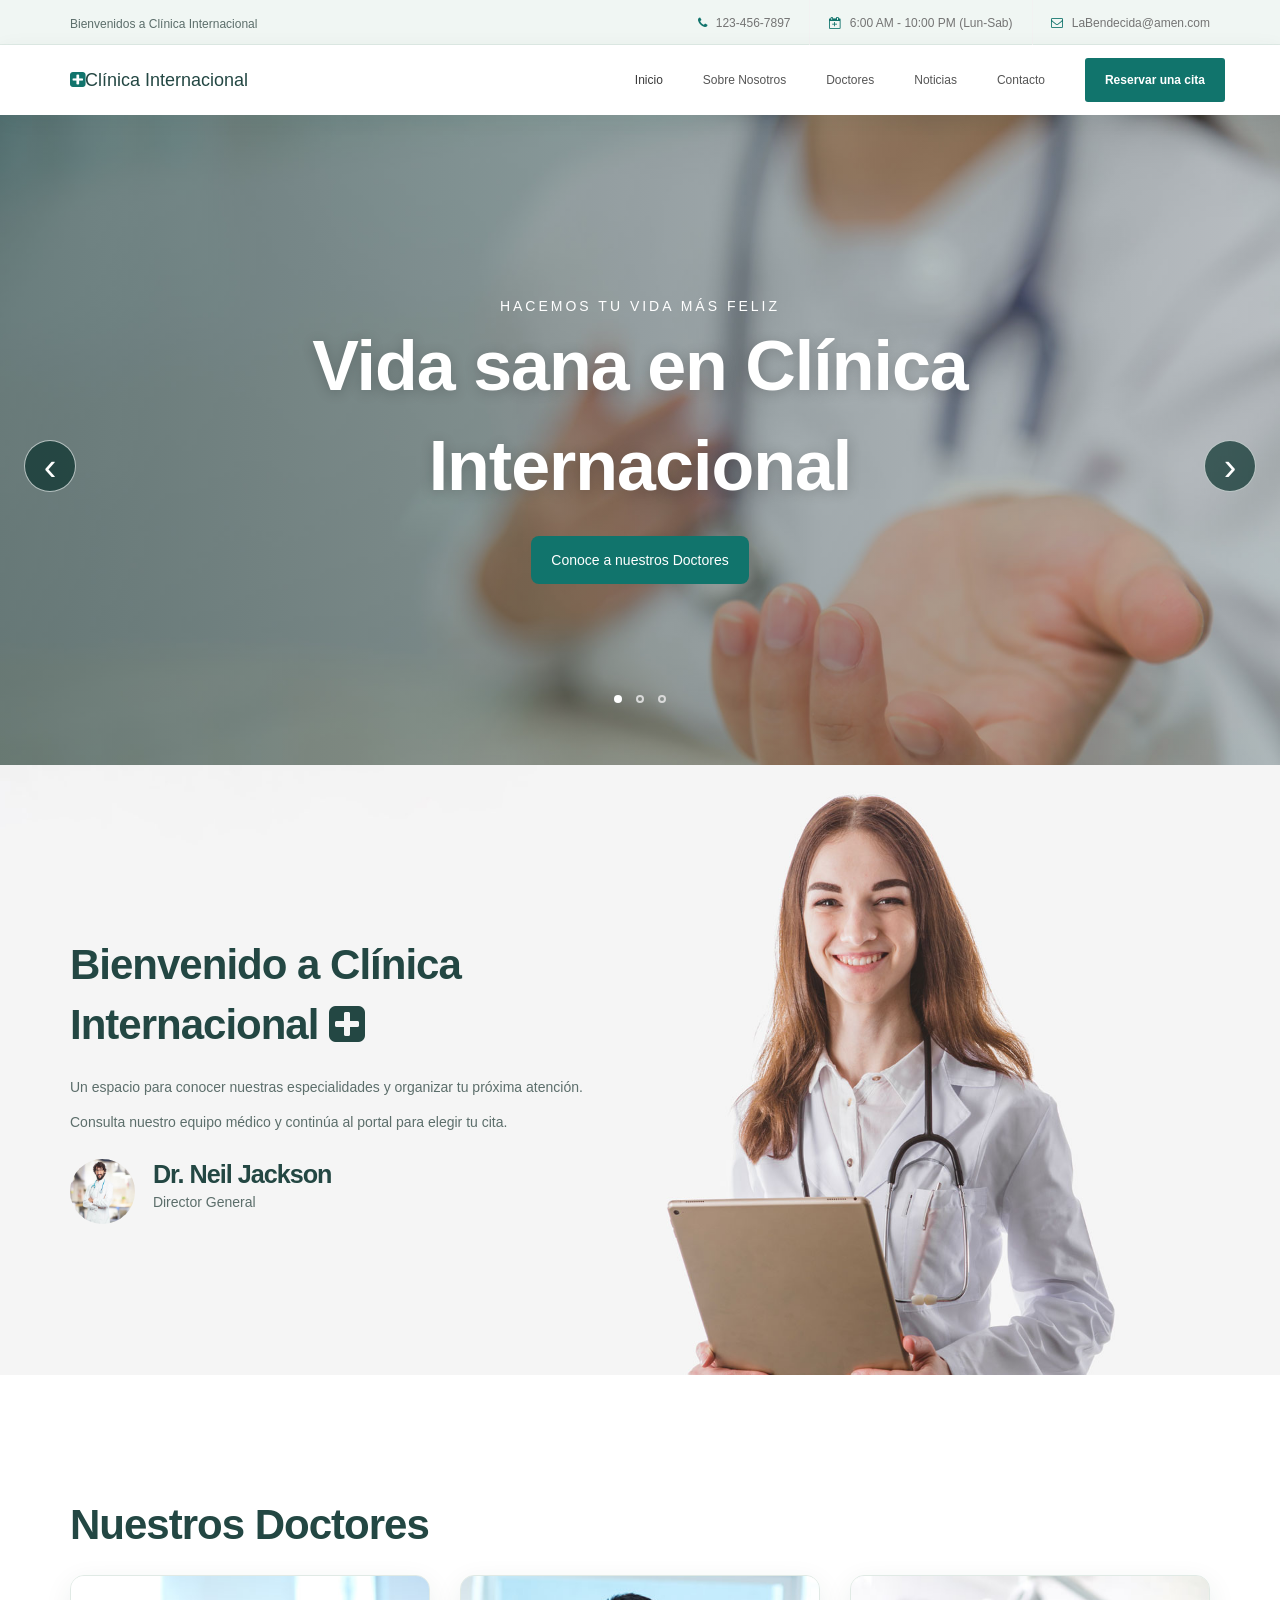
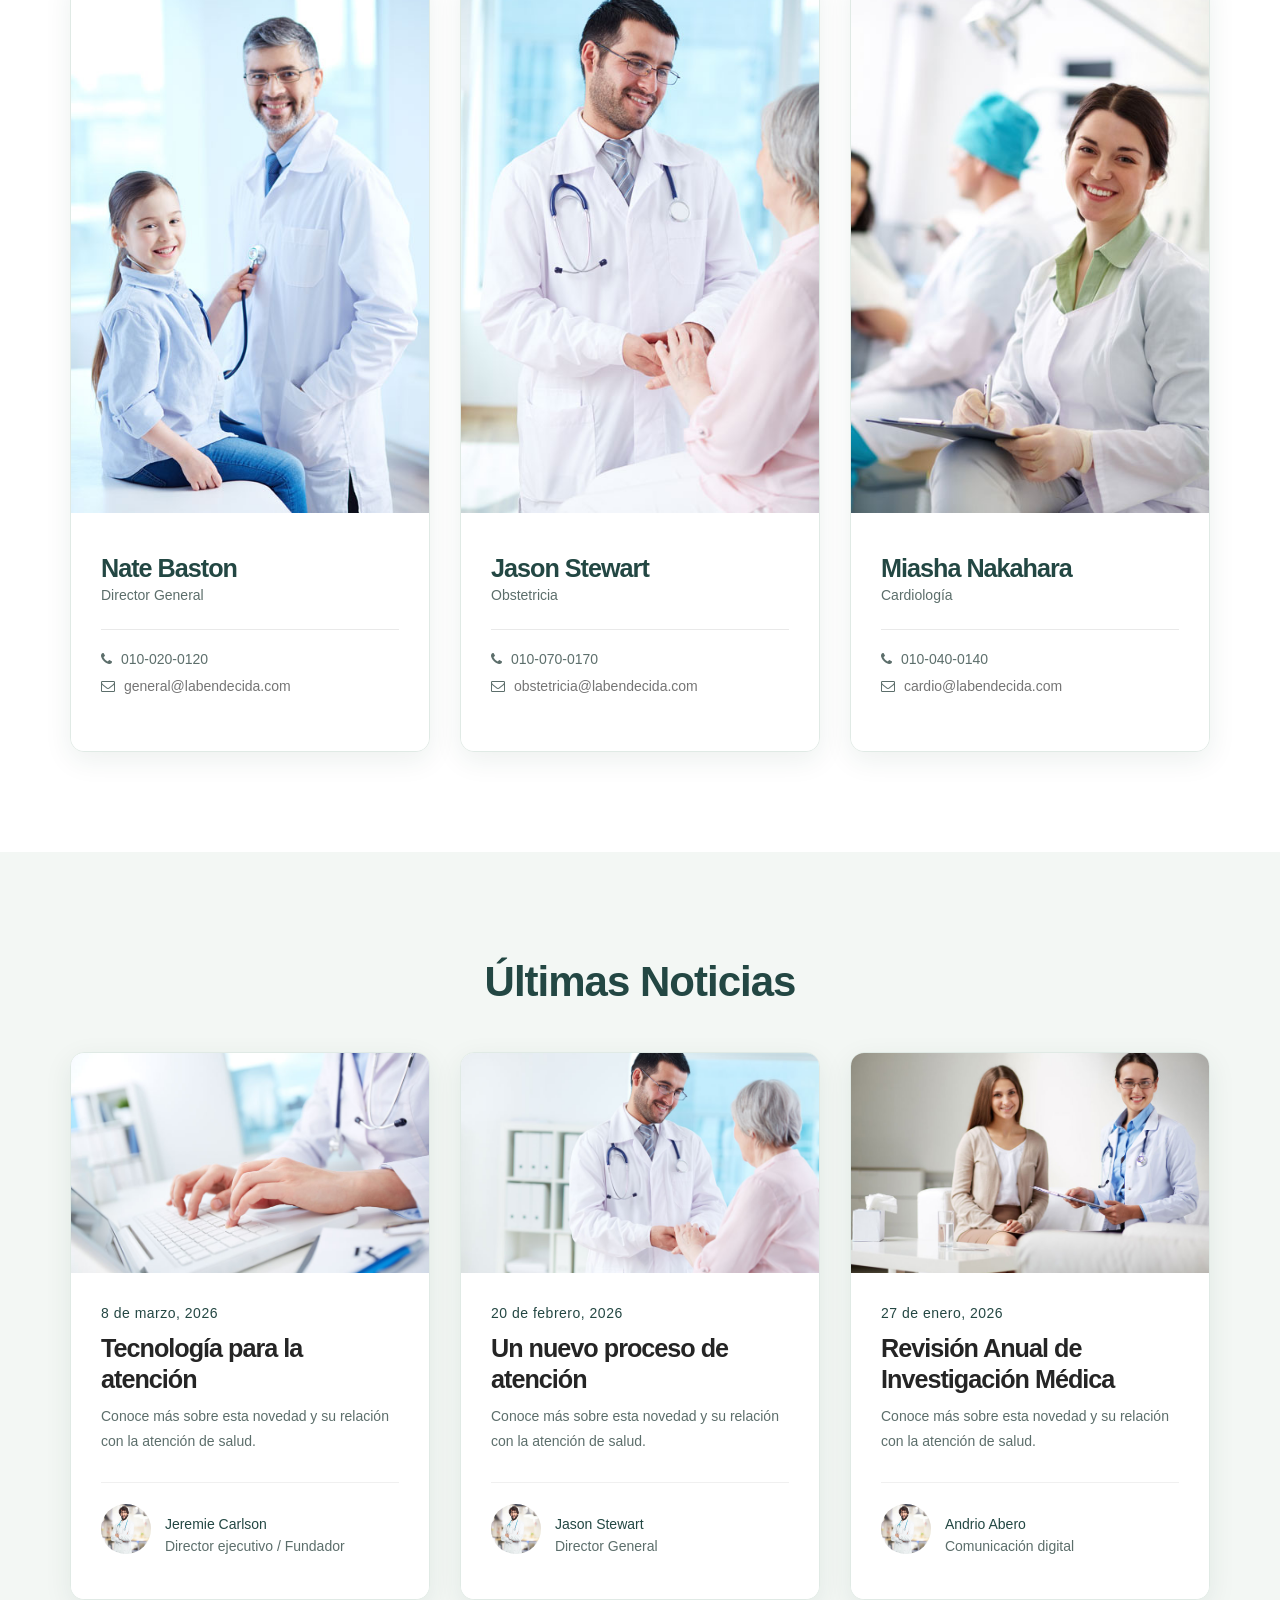
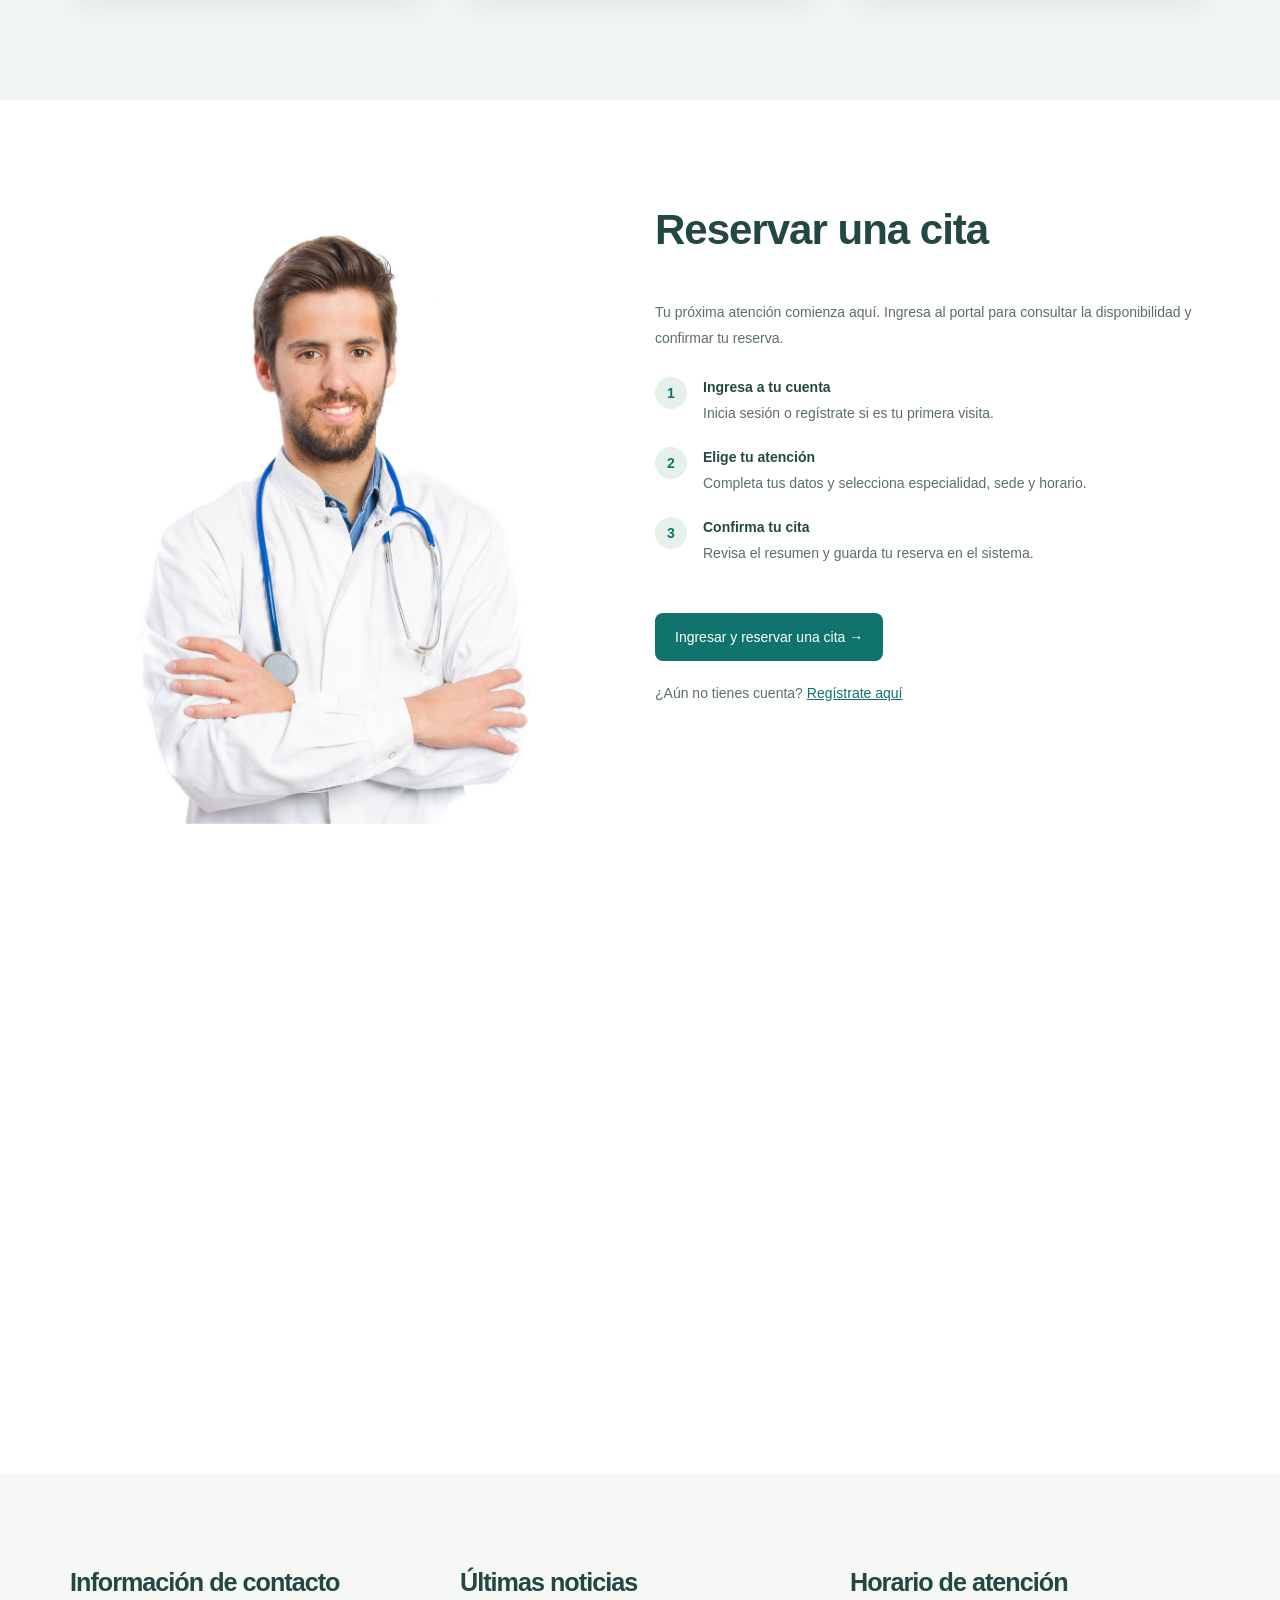
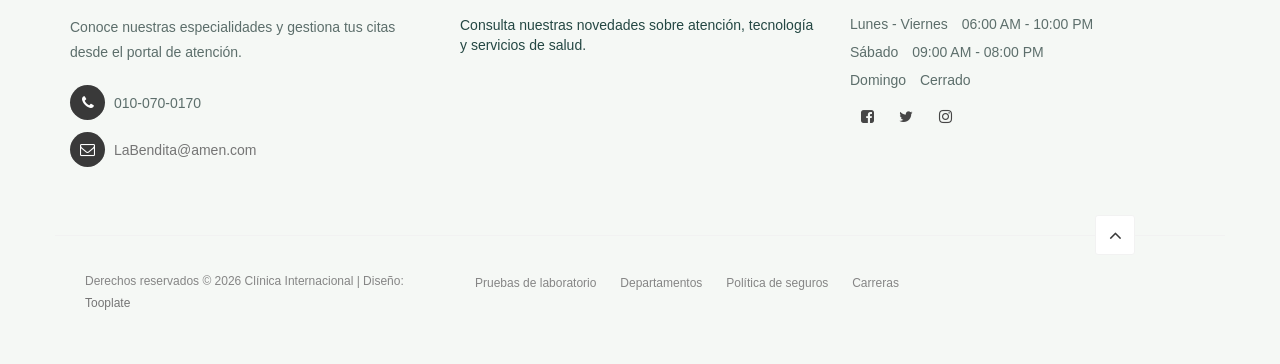
<file: index.html>
<!DOCTYPE html>
<html lang="es">
  <head>
    <title>Clínica Internacional</title>
    <meta charset="UTF-8" />
    <meta http-equiv="X-UA-Compatible" content="IE=Edge" />
    <meta name="description" content="" />
    <meta name="keywords" content="" />
    <meta name="author" content="Tooplate" />
    <meta
      name="viewport"
      content="width=device-width, initial-scale=1, maximum-scale=1"
    />

    <link rel="stylesheet" href="css/bootstrap.min.css" />
    <link rel="stylesheet" href="css/font-awesome.min.css" />
    <link rel="stylesheet" href="css/animate.css" />
    <link rel="stylesheet" href="css/owl.carousel.css" />
    <link rel="stylesheet" href="css/owl.theme.default.min.css" />

    <!-- CSS PRINCIPAL -->
    <link rel="stylesheet" href="css/inicio-clasico.css?v=3" />
  </head>
  <body
    id="top"
    data-spy="scroll"
    data-target=".navbar-collapse"
    data-offset="50"
  >
    <!-- PRE CARGADOR -->
    <section class="preloader">
      <div class="spinner">
        <span class="spinner-rotate"></span>
      </div>
    </section>

    <!-- ENCABEZADO -->
    <header>
      <div class="container">
        <div class="row">
          <div class="col-md-4 col-sm-5">
            <p>Bienvenidos a Clínica Internacional</p>
          </div>

          <div class="col-md-8 col-sm-7 text-align-right">
            <span class="phone-icon"
              ><i class="fa fa-phone"></i> 123-456-7897</span
            >
            <span class="date-icon"
              ><i class="fa fa-calendar-plus-o"></i> 6:00 AM - 10:00 PM
              (Lun-Sab)</span
            >
            <span class="email-icon"
              ><i class="fa fa-envelope-o"></i>
              <a href="#">LaBendecida@amen.com</a></span
            >
          </div>
        </div>
      </div>
    </header>

    <!-- MENÚ -->
    <section class="navbar navbar-default navbar-static-top" role="navigation">
      <div class="container">
        <div class="navbar-header">
          <button
            class="navbar-toggle"
            data-toggle="collapse"
            data-target=".navbar-collapse"
          >
            <span class="icon icon-bar"></span>
            <span class="icon icon-bar"></span>
            <span class="icon icon-bar"></span>
          </button>

          <!-- TEXTO DEL LOGO AQUÍ -->
          <a href="index.html" class="navbar-brand"
            ><i class="fa fa-plus-square"></i>Clínica Internacional</a
          >
        </div>

        <!-- ENLACES DEL MENÚ -->
        <div class="collapse navbar-collapse">
          <ul class="nav navbar-nav navbar-right">
            <li><a href="#top" class="smoothScroll">Inicio</a></li>
            <li><a href="#about" class="smoothScroll">Sobre Nosotros</a></li>
            <li><a href="#team" class="smoothScroll">Doctores</a></li>
            <li><a href="#news" class="smoothScroll">Noticias</a></li>
            <li><a href="#google-map" class="smoothScroll">Contacto</a></li>
            <li class="appointment-btn">
              <a href="#appointment">Reservar una cita</a>
            </li>
          </ul>
        </div>
      </div>
    </section>

    <!-- INICIO -->
    <section id="home" class="slider" data-stellar-background-ratio="0.5">
      <div class="container">
        <div class="row">
          <div class="owl-carousel owl-theme">
            <div class="item item-first">
              <div class="caption">
                <div class="col-md-offset-1 col-md-10">
                  <h3>Hacemos tu vida más feliz</h3>
                  <h1>Vida sana en Clínica Internacional</h1>
                  <a
                    href="#team"
                    class="section-btn btn btn-default smoothScroll"
                    >Conoce a nuestros Doctores</a
                  >
                </div>
              </div>
            </div>

            <div class="item item-second">
              <div class="caption">
                <div class="col-md-offset-1 col-md-10">
                  <h3>Nuevo estilo de vida</h3>
                  <h1>Nuevo estilo de vida</h1>
                  <a
                    href="#about"
                    class="section-btn btn btn-default btn-gray smoothScroll"
                    >Más sobre nosotros</a
                  >
                </div>
              </div>
            </div>

            <div class="item item-third">
              <div class="caption">
                <div class="col-md-offset-1 col-md-10">
                  <h3>Beneficios para tu salud</h3>
                  <h1>Tus beneficios de salud</h1>
                  <a
                    href="#news"
                    class="section-btn btn btn-default btn-blue smoothScroll"
                    >Leer historias</a
                  >
                </div>
              </div>
            </div>
          </div>
        </div>
      </div>
    </section>

    <!-- SOBRE NOSOTROS -->
    <section id="about">
      <div class="container">
        <div class="row">
          <div class="col-md-6 col-sm-6">
            <div class="about-info">
              <h2 class="wow fadeInUp" data-wow-delay="0.6s">
                Bienvenido a Clínica Internacional <i class="fa fa-plus-square"></i>
              </h2>
              <div class="wow fadeInUp" data-wow-delay="0.8s">
                <p>Un espacio para conocer nuestras especialidades y organizar tu próxima atención.</p>
                <p>Consulta nuestro equipo médico y continúa al portal para elegir tu cita.</p>
              </div>
              <figure class="profile wow fadeInUp" data-wow-delay="1s">
                <img
                  src="images/author-image.jpg"
                  class="img-responsive"
                  alt=""
                />
                <figcaption>
                  <h3>Dr. Neil Jackson</h3>
                  <p>Director General</p>
                </figcaption>
              </figure>
            </div>
          </div>
        </div>
      </div>
    </section>

    <!-- EQUIPO -->
    <section id="team" data-stellar-background-ratio="1">
      <div class="container">
        <div class="row">
          <div class="col-md-6 col-sm-6">
            <div class="about-info">
              <h2 class="wow fadeInUp" data-wow-delay="0.1s">
                Nuestros Doctores
              </h2>
            </div>
          </div>

          <div class="clearfix"></div>

          <div class="col-md-4 col-sm-6">
            <div class="team-thumb wow fadeInUp" data-wow-delay="0.2s">
              <img src="images/team-image1.jpg" class="img-responsive" alt="" />

              <div class="team-info">
                <h3>Nate Baston</h3>
                <p>Director General</p>
                <div class="team-contact-info">
                  <p><i class="fa fa-phone"></i> 010-020-0120</p>
                  <p>
                    <i class="fa fa-envelope-o"></i>
                    <a href="#">general@labendecida.com</a>
                  </p>
                </div>
                <ul class="social-icon">
                  <li><a href="#" class="fa fa-linkedin-square"></a></li>
                  <li><a href="#" class="fa fa-envelope-o"></a></li>
                </ul>
              </div>
            </div>
          </div>

          <div class="col-md-4 col-sm-6">
            <div class="team-thumb wow fadeInUp" data-wow-delay="0.4s">
              <img src="images/team-image2.jpg" class="img-responsive" alt="" />

              <div class="team-info">
                <h3>Jason Stewart</h3>
                <p>Obstetricia</p>
                <div class="team-contact-info">
                  <p><i class="fa fa-phone"></i> 010-070-0170</p>
                  <p>
                    <i class="fa fa-envelope-o"></i>
                    <a href="#">obstetricia@labendecida.com</a>
                  </p>
                </div>
                <ul class="social-icon">
                  <li><a href="#" class="fa fa-facebook-square"></a></li>
                  <li><a href="#" class="fa fa-envelope-o"></a></li>
                  <li><a href="#" class="fa fa-flickr"></a></li>
                </ul>
              </div>
            </div>
          </div>

          <div class="col-md-4 col-sm-6">
            <div class="team-thumb wow fadeInUp" data-wow-delay="0.6s">
              <img src="images/team-image3.jpg" class="img-responsive" alt="" />

              <div class="team-info">
                <h3>Miasha Nakahara</h3>
                <p>Cardiología</p>
                <div class="team-contact-info">
                  <p><i class="fa fa-phone"></i> 010-040-0140</p>
                  <p>
                    <i class="fa fa-envelope-o"></i>
                    <a href="#">cardio@labendecida.com</a>
                  </p>
                </div>
                <ul class="social-icon">
                  <li><a href="#" class="fa fa-twitter"></a></li>
                  <li><a href="#" class="fa fa-envelope-o"></a></li>
                </ul>
              </div>
            </div>
          </div>
        </div>
      </div>
    </section>

    <!-- NOTICIAS -->
    <section id="news" data-stellar-background-ratio="2.5">
      <div class="container">
        <div class="row">
          <div class="col-md-12 col-sm-12">
            <!-- TÍTULO DE LA SECCIÓN -->
            <div class="section-title wow fadeInUp" data-wow-delay="0.1s">
              <h2>Últimas Noticias</h2>
            </div>
          </div>

          <div class="col-md-4 col-sm-6">
            <!-- MINIATURA DE NOTICIA -->
            <div class="news-thumb wow fadeInUp" data-wow-delay="0.4s">
              <a href="news-detail.html?articulo=tecnologia">
                <img
                  src="images/news-image1.jpg"
                  class="img-responsive"
                  alt=""
                />
              </a>
              <div class="news-info">
                <span>8 de marzo, 2026</span>
                <h3>
                  <a href="news-detail.html?articulo=tecnologia">Tecnología para la atención</a>
                </h3>
                <p>Conoce más sobre esta novedad y su relación con la atención de salud.</p>
                <div class="author">
                  <img
                    src="images/author-image.jpg"
                    class="img-responsive"
                    alt=""
                  />
                  <div class="author-info">
                    <h5>Jeremie Carlson</h5>
                    <p>Director ejecutivo / Fundador</p>
                  </div>
                </div>
              </div>
            </div>
          </div>

          <div class="col-md-4 col-sm-6">
            <!-- MINIATURA DE NOTICIA -->
            <div class="news-thumb wow fadeInUp" data-wow-delay="0.6s">
              <a href="news-detail.html?articulo=atencion">
                <img
                  src="images/news-image2.jpg"
                  class="img-responsive"
                  alt=""
                />
              </a>
              <div class="news-info">
                <span>20 de febrero, 2026</span>
                <h3>
                  <a href="news-detail.html?articulo=atencion"
                    >Un nuevo proceso de atención</a
                  >
                </h3>
                <p>Conoce más sobre esta novedad y su relación con la atención de salud.</p>
                <div class="author">
                  <img
                    src="images/author-image.jpg"
                    class="img-responsive"
                    alt=""
                  />
                  <div class="author-info">
                    <h5>Jason Stewart</h5>
                    <p>Director General</p>
                  </div>
                </div>
              </div>
            </div>
          </div>

          <div class="col-md-4 col-sm-6">
            <!-- MINIATURA DE NOTICIA -->
            <div class="news-thumb wow fadeInUp" data-wow-delay="0.8s">
              <a href="news-detail.html?articulo=investigacion">
                <img
                  src="images/news-image3.jpg"
                  class="img-responsive"
                  alt=""
                />
              </a>
              <div class="news-info">
                <span>27 de enero, 2026</span>
                <h3>
                  <a href="news-detail.html?articulo=investigacion"
                    >Revisión Anual de Investigación Médica</a
                  >
                </h3>
                <p>Conoce más sobre esta novedad y su relación con la atención de salud.</p>
                <div class="author">
                  <img
                    src="images/author-image.jpg"
                    class="img-responsive"
                    alt=""
                  />
                  <div class="author-info">
                    <h5>Andrio Abero</h5>
                    <p>Comunicación digital</p>
                  </div>
                </div>
              </div>
            </div>
          </div>
        </div>
      </div>
    </section>

    <!-- RESERVAR UNA CITA -->
    <section id="appointment" data-stellar-background-ratio="3">
      <div class="container">
        <div class="row">
          <div class="col-md-6 col-sm-6">
            <img
              src="images/appointment-image.jpg"
              class="img-responsive"
              alt=""
            />
          </div>

          <div class="col-md-6 col-sm-6">
            <!-- FORMULARIO DE CONTACTO AQUÍ -->
            <div id="appointment-form" class="appointment-access">
              <div class="section-title"><h2>Reservar una cita</h2></div>
              <p>Tu próxima atención comienza aquí. Ingresa al portal para consultar la disponibilidad y confirmar tu reserva.</p>
              <ol class="reservation-steps">
                <li><strong>Ingresa a tu cuenta</strong><span>Inicia sesión o regístrate si es tu primera visita.</span></li>
                <li><strong>Elige tu atención</strong><span>Completa tus datos y selecciona especialidad, sede y horario.</span></li>
                <li><strong>Confirma tu cita</strong><span>Revisa el resumen y guarda tu reserva en el sistema.</span></li>
              </ol>
              <a href="login.html" class="section-btn btn btn-default reservation-link">Ingresar y reservar una cita <span aria-hidden="true">→</span></a>
              <p class="registration-note">¿Aún no tienes cuenta? <a href="login.html?registro=1">Regístrate aquí</a></p>
            </div>
          </div>
        </div>
      </div>
    </section>

    <!-- GOOGLE MAP -->
    <section id="google-map">
      <div class="map-container">
        <iframe
          src="https://www.google.com/maps/embed?pb=!1m18!1m12!1m3!1d31225.645299343403!2d-77.09905257299906!3d-11.960258131303942!2m3!1f0!2f0!3f0!3m2!1i1024!2i768!4f13.1!3m3!1m2!1s0x9105d1d877f532d7%3A0x8db19fe8e1f40feb!2sUniversidad%20Tecnol%C3%B3gica%20del%20Per%C3%BA!5e0!3m2!1ses-419!2spe!4v1727714381170!5m2!1ses-419!2spe"
          width="100%"
          height="450"
          style="border: 0"
          allowfullscreen
          loading="lazy"
          referrerpolicy="no-referrer-when-downgrade"
        ></iframe>
      </div>
    </section>

    <!-- FOOTER -->
    <footer data-stellar-background-ratio="5">
      <div class="container">
        <div class="row">
          <div class="col-md-4 col-sm-4">
            <div class="footer-thumb">
              <h4 class="wow fadeInUp" data-wow-delay="0.4s">
                Información de contacto
              </h4>
              <p>Conoce nuestras especialidades y gestiona tus citas desde el portal de atención.</p>

              <div class="contact-info">
                <p><i class="fa fa-phone"></i> 010-070-0170</p>
                <p>
                  <i class="fa fa-envelope-o"></i>
                  <a href="#">LaBendita@amen.com</a>
                </p>
              </div>
            </div>
          </div>

          <div class="col-md-4 col-sm-4">
            <div class="footer-thumb">
              <h4 class="wow fadeInUp" data-wow-delay="0.4s">
                Últimas noticias
              </h4>
              Consulta nuestras novedades sobre atención, tecnología y servicios de salud.
            </div>
          </div>

          <div class="col-md-4 col-sm-4">
            <div class="footer-thumb">
              <div class="opening-hours">
                <h4 class="wow fadeInUp" data-wow-delay="0.4s">
                  Horario de atención
                </h4>
                <p>Lunes - Viernes <span>06:00 AM - 10:00 PM</span></p>
                <p>Sábado <span>09:00 AM - 08:00 PM</span></p>
                <p>Domingo <span>Cerrado</span></p>
              </div>

              <ul class="social-icon">
                <li><a href="#" class="fa fa-facebook-square"></a></li>
                <li><a href="#" class="fa fa-twitter"></a></li>
                <li><a href="#" class="fa fa-instagram"></a></li>
              </ul>
            </div>
          </div>

          <div class="col-md-12 col-sm-12 border-top">
            <div class="col-md-4 col-sm-6">
              <div class="copyright-text">
                <p>
                  Derechos reservados &copy; 2026 Clínica Internacional | Diseño:
                  <a href="http://www.tooplate.com" target="_parent"
                    >Tooplate</a
                  >
                </p>
              </div>
            </div>
            <div class="col-md-6 col-sm-6">
              <div class="footer-link">
                <a href="#">Pruebas de laboratorio</a>
                <a href="#">Departamentos</a>
                <a href="#">Política de seguros</a>
                <a href="#">Carreras</a>
              </div>
            </div>
            <div class="col-md-2 col-sm-2 text-align-center">
              <div class="angle-up-btn">
                <a
                  href="#top"
                  class="smoothScroll wow fadeInUp"
                  data-wow-delay="1.2s"
                  ><i class="fa fa-angle-up"></i
                ></a>
              </div>
            </div>
          </div>
        </div>
      </div>
    </footer>

    <!-- SCRIPTS -->
    <script src="js/jquery.js"></script>
    <script src="js/bootstrap.min.js"></script>
    <script src="js/jquery.sticky.js"></script>
    <script src="js/jquery.stellar.min.js"></script>
    <script src="js/wow.min.js"></script>
    <script src="js/smoothscroll.js"></script>
    <script src="js/owl.carousel.min.js"></script>
    <script src="js/custom.js?v=3"></script>
  </body>
</html>
</file>
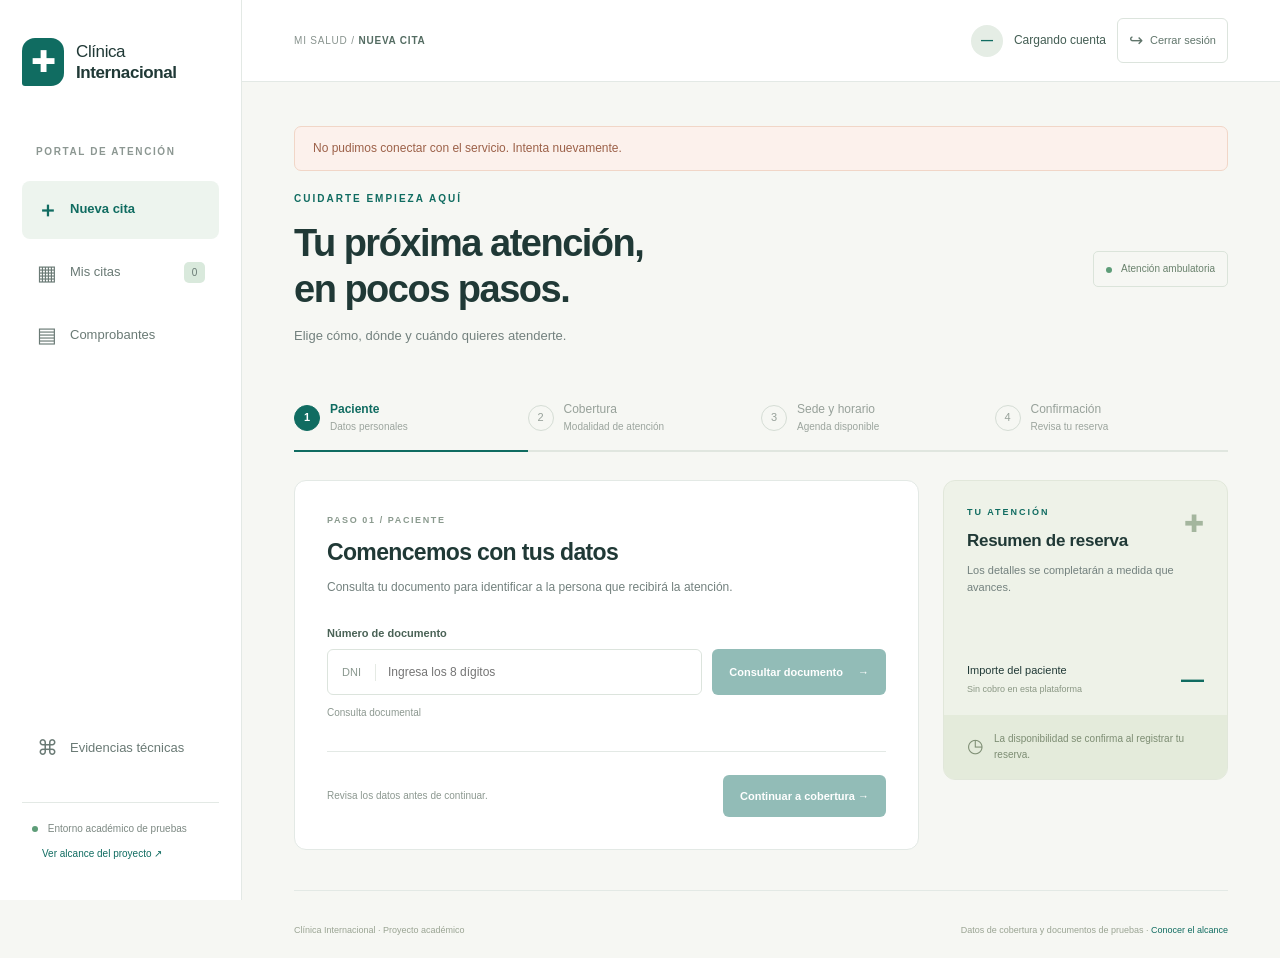
<file: citas.html>
<!doctype html>
<html lang="es"><head><meta charset="utf-8"><meta name="viewport" content="width=device-width, initial-scale=1"><meta name="theme-color" content="#0e6860"><title>Mi atención | Clínica Internacional</title><link rel="stylesheet" href="vendor/leaflet/leaflet.css"><link rel="stylesheet" href="css/citas.css?v=9"></head>
<body><aside class="sidebar"><a class="brand" href="index.html"><span class="brand-mark" aria-hidden="true">✚</span><span>Clínica<br><b>Internacional</b></span></a><div class="sidebar-label">PORTAL DE ATENCIÓN</div><nav aria-label="Navegación principal"><button class="nav-item active" data-view="reserva" aria-current="page"><span aria-hidden="true">＋</span> Nueva cita</button><button class="nav-item" data-view="citas"><span aria-hidden="true">▦</span> Mis citas <span id="citas-count" class="count">0</span></button><button class="nav-item" data-view="documentos"><span aria-hidden="true">▤</span> Comprobantes</button></nav><div class="sidebar-bottom"><button class="nav-item" data-view="tecnico"><span aria-hidden="true">⌘</span> Evidencias técnicas</button><div class="academic"><span class="dot"></span> Entorno académico de pruebas<button id="alcance-open" class="text-link">Ver alcance del proyecto ↗</button></div></div></aside>
<div class="app-shell"><header class="topbar"><span>MI SALUD / <b id="breadcrumb">NUEVA CITA</b></span><div class="account"><span id="avatar" class="avatar">—</span><span id="user-name">Cargando cuenta</span><button id="salir" class="logout-button" title="Cerrar sesión" aria-label="Cerrar sesión"><span aria-hidden="true">↪</span> Cerrar sesión</button></div></header>
<main><div id="global-status" class="notice" role="status" aria-live="polite" hidden></div>
<section id="view-reserva" class="view"><div class="page-heading"><div><p class="eyebrow">CUIDARTE EMPIEZA AQUÍ</p><h1>Tu próxima atención,<br>en pocos pasos.</h1><p class="lead">Elige cómo, dónde y cuándo quieres atenderte.</p></div><div class="heading-tag"><span class="dot"></span> Atención ambulatoria</div></div>
<ol class="stepper" aria-label="Pasos para reservar"><li data-step="1" class="current"><span>1</span><div>Paciente<small>Datos personales</small></div></li><li data-step="2"><span>2</span><div>Cobertura<small>Modalidad de atención</small></div></li><li data-step="3"><span>3</span><div>Sede y horario<small>Agenda disponible</small></div></li><li data-step="4"><span>4</span><div>Confirmación<small>Revisa tu reserva</small></div></li></ol>
<div class="booking-layout"><div class="booking-main">
<section class="panel step-panel" id="step-1"><div class="panel-kicker">PASO 01 / PACIENTE</div><h2>Comencemos con tus datos</h2><p class="muted">Consulta tu documento para identificar a la persona que recibirá la atención.</p><form id="patient-form"><label for="document">Número de documento</label><div class="input-action"><div class="document-input"><span>DNI</span><input id="document" name="dni" inputmode="numeric" autocomplete="off" pattern="[0-9]{8}" maxlength="8" minlength="8" required placeholder="Ingresa los 8 dígitos"></div><button class="button primary" id="lookup-patient" type="submit">Consultar documento <span>→</span></button></div></form><p class="helper" id="identity-source">Consulta documental</p><div id="patient-feedback" class="feedback" role="status" hidden></div><div id="patient-card" class="person-card" hidden><span class="person-avatar" id="patient-initials"></span><div><span class="success-label">✓ Datos consultados</span><h3 id="patient-name"></h3><p id="patient-document"></p></div></div><div class="panel-actions"><span class="helper">Revisa los datos antes de continuar.</span><button class="button primary" id="next-patient" disabled>Continuar a cobertura →</button></div></section>
<section class="panel step-panel" id="step-2" hidden><div class="panel-kicker">PASO 02 / COBERTURA</div><h2>¿Qué atención necesitas?</h2><p class="muted">Consulta las condiciones disponibles para tu especialidad y elige tu modalidad.</p><div class="patient-inline"><span class="mini-avatar">✓</span><span id="coverage-patient"></span><button class="text-link" data-go="1">Cambiar paciente</button></div><form id="coverage-form"><div class="form-row"><label>Especialidad<select id="specialty" required><option value="medicina_general">Medicina General</option><option value="cardiologia">Cardiología</option><option value="pediatria">Pediatría</option></select></label><label>Entidad de cobertura<select disabled><option>Convenios de salud · entorno académico</option></select></label></div><button class="button primary" id="lookup-coverage">Consultar cobertura →</button></form><div id="coverage-feedback" class="feedback" role="status" hidden></div><div id="coverage-options" class="modality-grid" hidden></div><div class="panel-actions"><button class="button secondary" data-go="1">← Volver</button><button class="button primary" id="next-coverage" disabled>Elegir sede y horario →</button></div></section>
<section class="panel step-panel" id="step-3" hidden><div class="panel-kicker">PASO 03 / SEDE Y HORARIO</div><h2>Encuentra el mejor momento</h2><p class="muted">Selecciona una sede de referencia y un turno de la agenda médica.</p><h3 class="field-heading">01. Elige una sede</h3><div id="site-cards" class="site-grid"></div><button id="map-toggle" class="text-link map-toggle">Ver ubicación y calcular cómo llegar ↗</button><div id="map-area" hidden><div id="clinic-map"></div><p class="helper">© OpenStreetMap contributors · Ubicaciones de referencia del proyecto.</p><form id="route-form"><p class="helper">Punto de partida para consultar una ruta (coordenadas introducidas voluntariamente).</p><div class="form-row"><label>Latitud<input id="route-lat" type="number" step="any" min="-90" max="90" required placeholder="-12.1211"></label><label>Longitud<input id="route-lon" type="number" step="any" min="-180" max="180" required placeholder="-77.0297"></label></div><button class="button secondary" id="route-submit">Calcular ruta</button></form><p id="route-result" class="helper" role="status"></p></div><h3 class="field-heading spaced">02. Selecciona un profesional y una fecha</h3><div class="form-row"><label>Profesional<select id="doctor"></select></label><label>Fecha de atención<input id="appointment-date" type="date" required></label></div><h3 class="field-heading spaced">03. Horarios disponibles <span class="helper">· turnos de 30 minutos</span></h3><div id="slots" class="slots"><p class="muted">Selecciona un profesional y una fecha.</p></div><label class="spaced" for="reason">Motivo de consulta <span class="helper">(breve descripción)</span></label><textarea id="reason" maxlength="500" rows="3" placeholder="Cuéntanos el motivo de tu atención"></textarea><div id="schedule-feedback" class="feedback" role="status" hidden></div><div class="panel-actions"><button class="button secondary" data-go="2">← Volver</button><button class="button primary" id="next-schedule" disabled>Revisar mi reserva →</button></div></section>
<section class="panel step-panel" id="step-4" hidden><div id="review-content"><div class="panel-kicker">PASO 04 / CONFIRMACIÓN</div><h2>Todo listo para tu atención</h2><p class="muted">Revisa los detalles antes de registrar la cita.</p><div id="review-details" class="review-details"></div><div class="soft-note">La reserva no realiza ningún cobro. Los importes corresponden al entorno de pruebas.</div><div id="confirmation-feedback" class="feedback" role="status" hidden></div><div class="panel-actions"><button class="button secondary" data-go="3">← Ajustar horario</button><button class="button primary" id="confirm-booking">Confirmar mi cita ✓</button></div></div><div id="booking-success" hidden><div class="success-icon">✓</div><div class="panel-kicker">RESERVA REGISTRADA</div><h2>Tu cita está confirmada</h2><p class="muted" id="booking-code"></p><div id="success-details" class="review-details"></div><button class="button primary" id="create-receipt">Generar comprobante académico →</button><div id="receipt-feedback" class="feedback" role="status" hidden></div><p class="helper">Documento de pruebas, sin validez tributaria ni cobro.</p><div class="panel-actions"><button class="button secondary" data-view="citas">Ver mis citas</button><button class="text-link" id="new-booking">Reservar otra atención →</button></div></div></section>
</div><aside class="summary-panel"><div class="summary-top"><span class="summary-icon">✚</span><p class="eyebrow">TU ATENCIÓN</p><h2>Resumen de reserva</h2><p class="muted">Los detalles se completarán a medida que avances.</p></div><dl id="booking-summary"></dl><div class="summary-total"><span>Importe del paciente<small>Sin cobro en esta plataforma</small></span><strong id="summary-amount">—</strong></div><div class="summary-footer"><span>◷</span><p>La disponibilidad se confirma al registrar tu reserva.</p></div></aside></div></section>
<section id="view-citas" class="view" hidden><div class="section-heading"><div><p class="eyebrow">TU AGENDA</p><h1>Mis citas</h1><p class="lead">Consulta los detalles de tus próximas atenciones.</p></div><button class="button primary" data-view="reserva">＋ Nueva cita</button></div><div id="appointment-list" class="cards-list"></div></section>
<section id="view-documentos" class="view" hidden><div class="section-heading"><div><p class="eyebrow">TUS DOCUMENTOS</p><h1>Comprobantes</h1><p class="lead">Documentos asociados a tus reservas.</p></div><button class="button secondary" id="refresh-receipts">Actualizar listado ↻</button></div><div class="soft-note">Comprobantes académicos sin validez tributaria. No se envían a SUNAT ni acreditan un pago.</div><div id="receipt-list" class="cards-list"></div></section>
<section id="view-tecnico" class="view" hidden><div class="section-heading"><div><p class="eyebrow">ARQUITECTURA SOA</p><h1>Evidencias técnicas</h1><p class="lead">Solicitudes enrutadas por Apache Synapse ESB, proveedores y respuestas del flujo de atención.</p></div><button class="button secondary" id="check-providers">Comprobar proveedor HTTP</button></div><div class="panel"><h2>Configuración de la demostración</h2><p class="muted">Los controles de prueba están separados del recorrido del paciente.</p><div class="form-row"><label>Proveedor de identidad<select id="provider"><option value="factiliza">Factiliza · API externa HTTPS</option><option value="academico">Proveedor académico · HTTP local</option></select></label><label>Prueba de recepción XML<select id="receipt-scenario"><option value="aceptado">Validación normal</option><option value="rechazado">Provocar rechazo de pruebas</option><option value="no_disponible">Provocar indisponibilidad</option></select></label></div><p class="helper">Cambiar el proveedor inicia una nueva reserva. El token permanece fuera del navegador.</p><details class="test-cases"><summary>Identificadores sintéticos para la exposición</summary><p>Estos identificadores y sus personas fueron inventados; no deben consultarse en Factiliza ni atribuirse a titulares reales.</p><ul><li><code>81000021</code> · Valeria Salazar · cobertura integral</li><li><code>81000022</code> · Mateo Ríos · póliza vencida</li><li><code>81000023</code> · documento inactivo</li><li><code>81000024</code> · Daniel Paredes · solo Medicina General</li></ul><button id="use-demo" class="button secondary">Usar caso académico de cobertura integral</button></details></div><div class="technical-grid"><div class="panel"><h2>Solicitudes de esta sesión</h2><p class="helper">Selecciona una operación para inspeccionar su respuesta. Oculta datos personales antes de compartir capturas.</p><div id="request-list"></div></div><div class="panel technical-response"><span class="panel-kicker" id="evidence-title">RESPUESTA JSON</span><pre id="evidence-json">Realiza una operación para ver su respuesta.</pre></div></div></section>
<footer class="page-footer"><span>Clínica Internacional · Proyecto académico</span><span>Datos de cobertura y documentos de pruebas · <button class="text-link" id="footer-scope">Conocer el alcance</button></span></footer></main></div>
<dialog id="scope-dialog"><div class="dialog-heading"><h2>Alcance del entorno</h2><button id="close-scope" class="icon-button" aria-label="Cerrar información">×</button></div><p>Esta aplicación es un proyecto académico. No es el portal oficial de una clínica ni presta atención médica real.</p><ul><li>Identidad: consulta externa a Factiliza o proveedor académico, según la configuración. No verifica titularidad.</li><li>Cobertura: pólizas sintéticas de un proveedor propio; no acredita seguros reales.</li><li>Ubicación: sedes de referencia, mapas OpenStreetMap y rutas OSRM.</li><li>Citas: reservas persistentes en la base local.</li><li>Comprobantes: intercambio XML con receptor académico, sin validez tributaria, envío a SUNAT o cobro.</li></ul><p class="helper">Las respuestas y la procedencia de cada servicio están disponibles en Evidencias técnicas.</p></dialog>
<script src="vendor/leaflet/leaflet.js"></script><script src="js/esb-client.js?v=1"></script><script src="js/citas.js?v=11"></script></body></html>
</file>
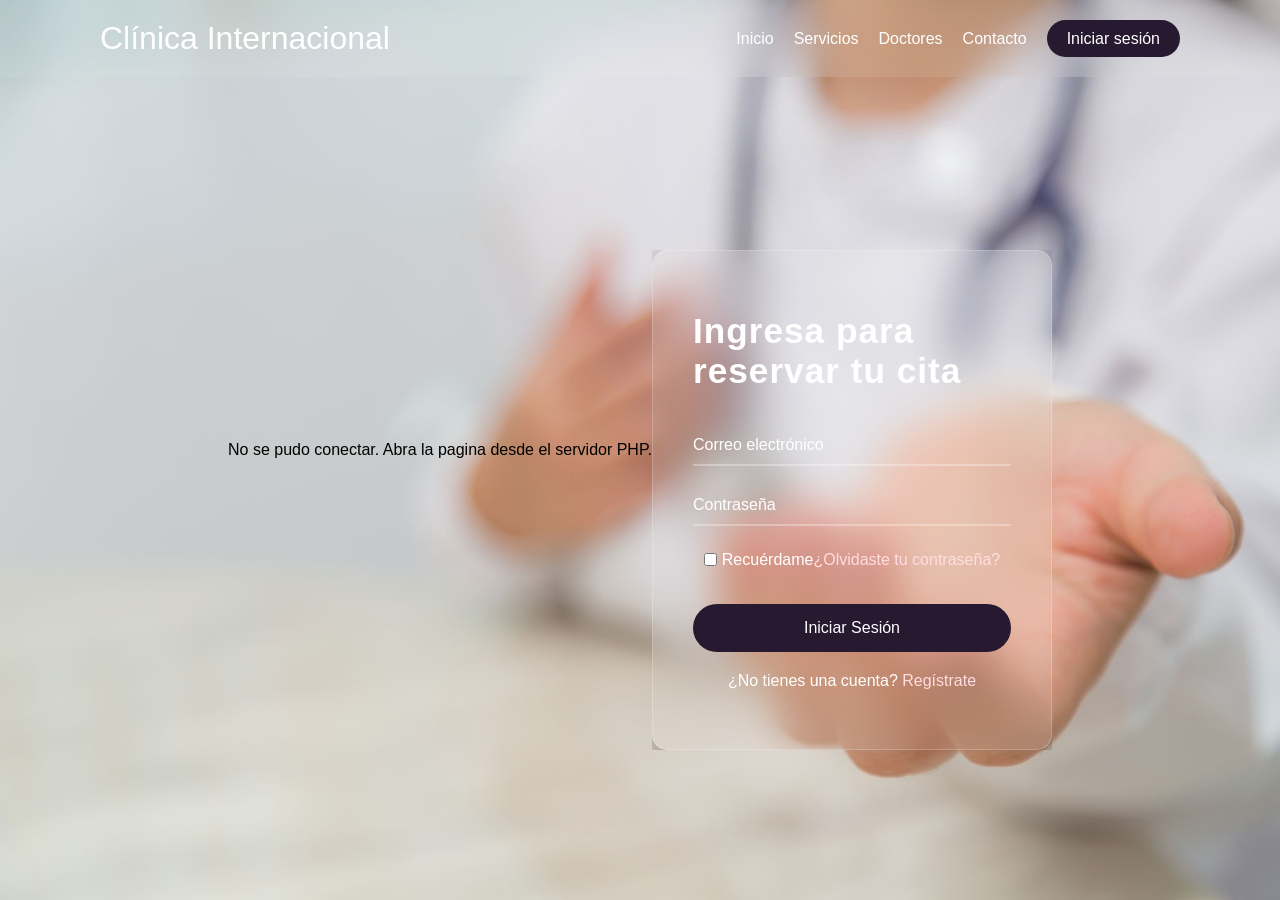
<file: login.html>
<!DOCTYPE html>
<html lang="es">
  <head>
    <meta charset="UTF-8" />
    <meta name="viewport" content="width=device-width, initial-scale=1.0" />
    <meta
      http-equiv="Cache-Control"
      content="no-cache, no-store, must-revalidate"
    />
    <meta http-equiv="Pragma" content="no-cache" />
    <meta http-equiv="Expires" content="0" />
    <title>Clínica Internacional/Login/Registro</title>
    <link rel="icon" href="img/logo la bendecida.ico" type="image/x-icon" />
    <link rel="stylesheet" href="css/login.css?v=20261118-2" />
  </head>

  <body>
    <header>
      <nav class="navbar">
        <a href="index.html" class="logo">Clínica Internacional</a>
        <ul class="nav-links">
          <li><a href="index.html">Inicio</a></li>
          <li><a href="index.html#about">Servicios</a></li>
          <li><a href="index.html#team">Doctores</a></li>
          <li><a href="index.html#google-map">Contacto</a></li>
          <li><a href="#" class="login-button">Iniciar sesión</a></li>
        </ul>
      </nav>
    </header>

    <div class="container">
      <div class="form-container sign-in">
        <form id="login-form">
          <h2>Ingresa para reservar tu cita</h2>
          <div class="input-field">
            <input type="email" name="email" required />
            <label>Correo electrónico</label>
          </div>
          <div class="input-field">
            <input type="password" name="password" required />
            <label>Contraseña</label>
          </div>
          <div class="forget">
            <label for="remember">
              <input type="checkbox" id="remember" name="remember" />
              <p>Recuérdame</p>
            </label>
            <a href="#">¿Olvidaste tu contraseña?</a>
          </div>
          <button type="submit">Iniciar Sesión</button>
          <div class="register">
            <p>
              ¿No tienes una cuenta?
              <a href="#" class="register-link">Regístrate</a>
            </p>
          </div>
        </form>
      </div>

      <div class="form-container sign-up">
        <form id="signup-form">
          <h2>Registrarse</h2>
          <div class="input-field">
            <input type="text" name="nombre" required />
            <label>Nombre</label>
          </div>
          <div class="input-field">
            <input type="text" name="apellido" required />
            <label>Apellido</label>
          </div>
          <div class="input-field">
            <input type="email" name="email" required />
            <label>Correo electrónico</label>
          </div>
          <div class="input-field">
            <input type="password" id="password" name="password" required />
            <label>Contraseña</label>
          </div>
          <div class="input-field">
            <input type="password" id="confirm-password" required />
            <label>Confirmar contraseña</label>
          </div>
          <div
            id="password-error"
            class="error-message"
            style="display: none; color: red"
          >
            Las contraseñas no coinciden
          </div>
          <button type="submit">Registrarse</button>
          <div class="login">
            <p>
              ¿Ya tienes una cuenta?
              <a href="#" class="login-link">Inicia sesión</a>
            </p>
          </div>
        </form>
      </div>
    </div>

    <script src="js/esb-client.js?v=1"></script><script src="js/login.js?v=20261119-esb-json"></script>
  </body>
</html>
</file>
<file: css/inicio-clasico.css>
/*

Template 2098 Health

http://www.tooplate.com/view/2098-health

*/



body {
  background: #ffffff;
  font-family: "Poppins", sans-serif;
  overflow-x: hidden;
}

/*---------------------------------------
     TYPOGRAPHY
  -----------------------------------------*/

h1,
h2,
h3,
h4,
h5,
h6 {
  font-weight: 600;
  line-height: inherit;
}

h1,
h2,
h3,
h4 {
  letter-spacing: -1px;
}

h5 {
  font-weight: 500;
}

h1 {
  color: #252525;
  font-size: 5em;
}

h2 {
  color: #272727;
  font-size: 3em;
  padding-bottom: 10px;
}

h3 {
  font-size: 1.8em;
  line-height: 1.2em;
  margin-bottom: 0;
}

h4 {
  color: #454545;
  font-size: 1.8em;
  padding-bottom: 2px;
}

h6 {
  letter-spacing: 0;
  font-weight: normal;
}

p {
  color: #757575;
  font-size: 14px;
  font-weight: normal;
  line-height: 24px;
}

/*---------------------------------------
     GENERAL
  -----------------------------------------*/

html {
  -webkit-font-smoothing: antialiased;
}

a {
  color: #252525;
  -webkit-transition: 0.5s;
  transition: 0.5s;
  text-decoration: none !important;
}

a:hover,
a:active,
a:focus {
  color: #11746c;
  outline: none;
}

::-webkit-scrollbar {
  width: 8px;
  height: 8px;
}

::-webkit-scrollbar-thumb {
  cursor: pointer;
  background: #000000;
}

.section-title {
  padding-bottom: 20px;
}

.section-title h2 {
  margin-top: 0;
}

.section-btn {
  background: #11746c;
  border: 0;
  border-radius: 3px;
  color: #ffffff;
  font-size: inherit;
  font-weight: 500;
  padding: 14px 20px;
  transition: transform 0.1s ease-in;
  transform: translateX(0);
}

.section-btn:hover {
  transform: translateY(-5px);
}

.text-align-right {
  text-align: right;
}

.text-align-center {
  text-align: center;
}

.border-top {
  border-top: 1px solid #f2f2f2;
  margin-top: 4em;
  padding-top: 2.5em;
}

.btn-gray {
  background: #393939;
}

.btn-blue {
  background: #4267b2;
}

.news-thumb {
  background: #ffffff;
  border-radius: 10px;
}
.news-thumb img {
  border-radius: 10px 10px 0 0;
}

.news-info {
  padding: 30px;
  text-align: left;
}
.news-info span {
  display: block;
  letter-spacing: 0.5px;
}
.news-info h3 {
  margin-top: 10px;
  margin-bottom: 10px;
}

.author {
  border-top: 1px solid #f0f0f0;
  padding-top: 1.5em;
  margin-top: 2em;
}
.author img,
.author .author-info {
  display: inline-block;
  vertical-align: top;
}
.author-info h5 {
  margin-bottom: 0;
}
.author img {
  border-radius: 100%;
  width: 50px;
  height: 50px;
  margin-right: 10px;
}

#about,
#team,
#news,
#news-detail {
  position: relative;
  padding-top: 100px;
  padding-bottom: 100px;
}

#news,
#service {
  text-align: center;
}

#google-map {
  line-height: 0;
  margin: 0;
  padding: 0;
}

/*---------------------------------------
       PRE LOADER
  -----------------------------------------*/

.preloader {
  position: fixed;
  top: 0;
  left: 0;
  width: 100%;
  height: 100%;
  z-index: 99999;
  display: flex;
  flex-flow: row nowrap;
  justify-content: center;
  align-items: center;
  background: none repeat scroll 0 0 #ffffff;
}

.spinner {
  border: 1px solid transparent;
  border-radius: 3px;
  position: relative;
}

.spinner:before {
  content: "";
  box-sizing: border-box;
  position: absolute;
  top: 50%;
  left: 50%;
  width: 45px;
  height: 45px;
  margin-top: -10px;
  margin-left: -10px;
  border-radius: 50%;
  border: 1px solid #575757;
  border-top-color: #ffffff;
  animation: spinner 0.9s linear infinite;
}

@-webkit-@keyframes spinner {
  to {
    transform: rotate(360deg);
  }
}

@keyframes spinner {
  to {
    transform: rotate(360deg);
  }
}

/*---------------------------------------
      MENU
  -----------------------------------------*/

header {
  background: #ffffff;
  border-bottom: 1px solid #f2f2f2;
  display: flex;
  height: 45px;
}

header .col-md-8 {
  padding-right: 0;
}

header p,
header span {
  font-size: 12px;
  line-height: 24px;
  padding-top: 12px;
}

header a,
header span {
  color: #747474;
}

header span {
  font-weight: 500;
  display: inline-block;
  padding: 11px 15px;
}

header span.date-icon {
  border-left: 1px solid #f2f2f2;
  border-right: 1px solid #f2f2f2;
  padding-right: 19px;
  padding-left: 19px;
}

header span i {
  color: #11746c;
  margin-right: 5px;
}

/*---------------------------------------
      MENU
  -----------------------------------------*/

.navbar-default {
  background: #ffffff;
  box-shadow: 0 2px 8px rgba(0, 0, 0, 0.075);
  border: none;
  margin-bottom: 0;
  padding: 10px;
}

.navbar-default .navbar-brand {
  color: #393939;
  font-weight: 500;
}

.navbar-default .navbar-brand .fa {
  color: #11746c;
}

.navbar-default .navbar-nav li.appointment-btn {
  margin: 3px 0 0 20px;
}

.navbar-default .navbar-nav li.appointment-btn a {
  background: #11746c;
  border-radius: 3px;
  color: #ffffff;
  font-weight: 600;
  padding-top: 12px;
  padding-bottom: 12px;
}

.navbar-default .navbar-nav li.appointment-btn a:hover {
  background: #4267b2;
  color: #ffffff !important;
}

.navbar-default .navbar-nav li a {
  color: #555555;
  font-size: 12px;
  font-weight: 500;
  padding-right: 20px;
  padding-left: 20px;
  -webkit-transition: all ease-in-out 0.4s;
  transition: all ease-in-out 0.4s;
}

.navbar-default .navbar-nav > li a:hover {
  color: #393939 !important;
}

.navbar-default .navbar-nav > li > a:hover,
.navbar-default .navbar-nav > li > a:focus {
  color: #555555;
  background-color: transparent;
}

.navbar-default .navbar-nav > .active > a,
.navbar-default .navbar-nav > .active > a:hover,
.navbar-default .navbar-nav > .active > a:focus {
  color: #393939;
  background-color: transparent;
}

.navbar-default .navbar-toggle {
  border: none;
  padding-top: 10px;
}

.navbar-default .navbar-toggle .icon-bar {
  background: #393939;
  border-color: transparent;
}

.navbar-default .navbar-toggle:hover,
.navbar-default .navbar-toggle:focus {
  background-color: transparent;
}

/*---------------------------------------
      HOME
  -----------------------------------------*/

#home h1 {
  color: #ffffff;
  padding-bottom: 10px;
  margin-top: 0;
}

#home h3 {
  color: #ffffff;
  font-size: 14px;
  font-weight: normal;
  line-height: inherit;
  letter-spacing: 3px;
  text-transform: uppercase;
  margin: 0;
}

.slider .container {
  width: 100%;
}

.slider .owl-dots {
  position: absolute;
  top: 575px;
  width: 100%;
  justify-content: center;
}

.owl-theme .owl-dots .owl-dot span {
  width: 8px;
  height: 8px;
  margin: 5px 7px;
  border: 2px solid #d9d9d9;
  background: transparent;
  display: block;
  -webkit-backface-visibility: visible;
  transition: opacity 200ms ease;
  border-radius: 30px;
}

.owl-theme .owl-dots .owl-dot.active span,
.owl-theme .owl-dots .owl-dot:hover span {
  background-color: #ffffff;
  border-color: transparent;
}

.slider .caption {
  display: flex;
  justify-content: center;
  flex-direction: column;
  text-align: center;
  background-color: rgba(20, 20, 20, 0.2);
  height: 100%;
  color: #fff;
  cursor: e-resize;
}

.slider .item {
  background-position: inherit;
  background-repeat: no-repeat;
  background-attachment: local;
  background-size: cover;
  height: 650px;
}

.slider .item-first {
  background-image: url(../images/slider1.jpg);
}

.slider .item-second {
  background-image: url(../images/slider2.jpg);
}

.slider .item-third {
  background-image: url(../images/slider3.jpg);
}

/*---------------------------------------
      ABOUT
  -----------------------------------------*/

#about {
  background: url("../images/about-bg.jpg") no-repeat top center;
  background-size: cover;
  padding-top: 150px;
  padding-bottom: 150px;
}

.profile img,
.profile figcaption {
  display: inline-block;
  vertical-align: top;
  margin-top: 1em;
}
.profile img {
  border-radius: 100%;
  width: 65px;
  height: 65px;
  margin-right: 1em;
}
.profile figcaption h3 {
  margin-top: 0;
}

#about h6 {
  color: #858585;
  margin: 0;
}

/*---------------------------------------
      TEAM MEMBERS
  -----------------------------------------*/

.team-thumb {
  background-color: #f9f9f9;
  border-radius: 0 0 10px 10px;
  position: relative;
  overflow: hidden;
  cursor: pointer;
}

.team-info {
  padding: 20px 30px 0 30px;
}

.team-contact-info {
  border-top: 1px solid #e9e9e9;
  padding-top: 1.2em;
  margin-top: 1.5em;
}

.team-contact-info .fa {
  margin-right: 5px;
  display: inline-block;
}

.team-contact-info p {
  margin-bottom: 2px;
}

.team-contact-info a {
  color: #757575;
}

.team-thumb .social-icon li {
  font-weight: 500;
}

.team-thumb .social-icon li a {
  background: #ffffff;
  border-radius: 100%;
  font-size: 20px;
  width: 50px;
  height: 50px;
  line-height: 50px;
  margin: 0 2px 0 2px;
}

.team-thumb .social-icon {
  opacity: 0;
  transform: translateY(100%);
  transition: 0.5s 0.2s;
  text-align: center;
  position: relative;
  top: 0;
}

.team-thumb:hover .social-icon {
  opacity: 1;
  transition-delay: 0.3s;
  transform: translateY(0px);
  top: -22em;
}

/*---------------------------------------
     SERVICE
  -----------------------------------------*/

#service {
  background: #11746c;
}

#service h2,
#service h4 {
  color: #ffffff;
}

#service p {
  color: #d9d9d9;
}

#service .service-thumb {
  padding: 0 22px;
}

#service .fa {
  font-size: 50px;
  margin-bottom: 10px;
  background: #ffffff;
  color: #11746c;
  width: 120px;
  height: 120px;
  line-height: 120px;
  border-radius: 100%;
}

/*---------------------------------------
      NEWS
  -----------------------------------------*/

#news,
#news-detail {
  background: #f9f9f9;
}

#news-detail blockquote {
  margin: 30px 0;
}

.news-detail-thumb .news-image img {
  border-radius: 10px;
}

.news-detail-thumb h3 {
  margin-bottom: 8px;
}

.news-image {
  margin-bottom: 30px;
  position: relative;
}

.news-image img {
  width: 100%;
}

.news-detail-thumb ul {
  margin: 32px 12px 22px 0px;
}

.news-detail-thumb ul li {
  list-style: circle;
  font-weight: normal;
  padding: 6px 12px 6px 0px;
}

.news-sidebar {
  margin-top: 16px;
}

.news-social-share {
  text-align: center;
  padding-top: 22px;
}

.news-social-share .btn {
  border-radius: 100px;
  border: none;
  font-size: 10px;
  font-weight: 600;
  margin: 2px 6px;
  padding: 8px 14px;
}

.news-social-share .btn-primary {
  background: #3b5998;
}

.news-social-share .btn-success {
  background: #1da1f2;
}

.news-social-share .btn-danger {
  background: #dd4b39;
}

.news-social-share a .fa {
  padding-right: 4px;
}

.recent-post {
  padding-top: 2px;
  padding-bottom: 18px;
}

.recent-post .media img {
  border-radius: 100%;
  width: 80px;
  height: 80px;
  margin-right: 5px;
}

.recent-post .media-heading {
  font-size: 16px;
  font-weight: 500;
  line-height: inherit;
  margin-top: 5px;
}

.news-categories {
  margin-top: 8px;
}

.news-categories li a {
  color: #2b2b2b;
}

.news-ads {
  background: #ffffff;
  border-right: 4px solid #2b2b2b;
  padding: 42px;
  text-align: center;
  margin: 26px 0 26px 0;
}

.news-ads.sidebar-ads {
  border-left: 4px solid #2b2b2b;
  border-right: 0px;
}

.news-ads h4 {
  font-size: 18px;
}

.news-tags h4 {
  padding-bottom: 6px;
}

.news-categories li,
.news-tags li {
  list-style: none;
  display: inline-block;
  margin: 4px;
}

.news-tags li a {
  background: #393939;
  border-radius: 50px;
  color: #ffffff;
  display: inline-block;
  font-size: 12px;
  font-weight: 500;
  text-decoration: none;
  float: left;
  min-width: 30px;
  padding: 6px 12px;
  -webkit-transition: all ease-in-out 0.4s;
  transition: all ease-in-out 0.4s;
}

.news-tags li a:hover {
  background: #4267b2;
}

/*---------------------------------------
      APPOINTMENT
  -----------------------------------------*/

#appointment {
  padding-top: 100px;
}

#appointment label {
  color: #393939;
  font-weight: 500;
}

#appointment .form-control {
  background: #f9f9f9;
  border: none;
  border-radius: 3px;
  box-shadow: none;
  font-size: 14px;
  font-weight: normal;
  margin-bottom: 15px;
  transition: all ease-in-out 0.4s;
}

#appointment input,
#appointment select {
  height: 45px;
}

#appointment button#cf-submit {
  background: #11746c;
  color: #ffffff;
  font-weight: 600;
  height: 55px;
}

#appointment button#cf-submit:hover {
  background: #393939;
  color: #ffffff;
}

/*---------------------------------------
     FOOTER
  -----------------------------------------*/

footer {
  padding-top: 80px;
  padding-bottom: 40px;
}

footer h4 {
  padding-bottom: 5px;
}

footer a {
  color: #757575;
}

footer a:hover {
  color: #4267b2;
}

.contact-info {
  padding-top: 10px;
}

.contact-info .fa {
  background: #393939;
  border-radius: 100%;
  color: #ffffff;
  font-size: 15px;
  width: 35px;
  height: 35px;
  line-height: 35px;
  text-align: center;
  margin-right: 5px;
  margin-bottom: 2px;
}

.latest-stories {
  margin-bottom: 20px;
}

.stories-image,
.stories-info {
  display: inline-block;
  vertical-align: top;
}

.stories-image img {
  border-radius: 100%;
  width: 65px;
  height: 65px;
}

.stories-info {
  margin-left: 15px;
}

.stories-info h5 {
  margin-bottom: 2px;
}

.stories-info span {
  color: #858585;
  font-size: 12px;
}

.opening-hours p {
  line-height: 18px;
}

.opening-hours span {
  font-weight: 500;
  display: inline-block;
  padding-left: 10px;
}

.copyright-text p,
.footer-link a {
  color: #858585;
  font-size: 12px;
  font-weight: 500;
}

.footer-link a {
  font-size: 12px;
  display: inline-block;
  padding: 0 10px;
  margin-top: 4px;
}

.angle-up-btn {
  position: relative;
  bottom: 4em;
  display: block;
}

.angle-up-btn a {
  background: #ffffff;
  border: 1px solid #f2f2f2;
  border-radius: 3px;
  font-size: 20px;
  color: #393939;
  display: inline-block;
  text-align: center;
  width: 40px;
  height: 40px;
  line-height: 38px;
  transition: transform 0.1s ease-in;
  transform: translateX(0);
}

.angle-up-btn a:hover {
  background: #4267b2;
  color: #ffffff;
  transform: translateY(-5px);
}

/*---------------------------------------
     SOCIAL ICON
  -----------------------------------------*/

.social-icon {
  position: relative;
  padding: 0;
  margin: 0;
}

.social-icon li {
  display: inline-block;
  list-style: none;
}

.social-icon li a {
  border-radius: 100px;
  color: #464646;
  font-size: 15px;
  width: 35px;
  height: 35px;
  line-height: 35px;
  text-decoration: none;
  text-align: center;
  transition: all 0.4s ease-in-out;
  position: relative;
}

.social-icon li a:hover {
  background: #4267b2;
  color: #ffffff;
}

/*---------------------------------------
     RESPONSIVE STYLES
  -----------------------------------------*/

@media only screen and (max-width: 1200px) {
  h1 {
    font-size: 4em;
  }
  h2 {
    font-size: 2.5em;
  }
  h3 {
    font-size: 1.5em;
  }

  header {
    height: inherit;
  }
  header span.date-icon {
    border: 0;
    padding-right: 0;
    padding-left: 0;
  }
  header span.email-icon {
    padding-top: 0;
  }

  .navbar-default .navbar-nav li a {
    padding-right: 15px;
    padding-left: 15px;
  }
}

@media only screen and (max-width: 992px) {
  .slider .item {
    background-position: center;
  }

  header {
    padding-bottom: 10px;
  }
  header .text-align-right {
    text-align: left;
  }
  header span {
    padding-top: 0;
    padding-left: 0;
    padding-bottom: 0;
  }
}

@media only screen and (max-width: 767px) {
  .navbar-default .navbar-collapse,
  .navbar-default .navbar-form {
    border-color: transparent;
  }
  .navbar-default .navbar-nav li.appointment-btn {
    margin-left: 15px;
  }
  .navbar-default .navbar-nav li a {
    display: inline-block;
    padding-top: 8px;
    padding-bottom: 8px;
  }

  .news-sidebar {
    margin-top: 2em;
  }

  #appointment-form {
    padding-top: 4em;
    padding-bottom: 4em;
  }

  footer {
    padding-top: 60px;
    padding-bottom: 0;
  }
  .footer-thumb {
    padding-bottom: 10px;
  }

  .border-top {
    text-align: center;
  }

  .copyright-text {
    margin-top: 10px;
  }

  .angle-up-btn {
    bottom: 10em;
  }
}

@media only screen and (max-width: 639px) {
  h1 {
    font-size: 3em;
    line-height: 1.2em;
  }
  h2 {
    font-size: 2.1em;
  }
  h4 {
    font-size: 1.4em;
  }

  #home h3 {
    font-size: 11px;
    letter-spacing: 1px;
  }
}

/*---------------------------------------
      GOOGLE MAP
  -----------------------------------------*/

#google-map {
  padding: 100px 0;
}

.map-container {
  max-width: 1140px;
  margin: 0 auto;
  padding: 0 15px;
}

.map-container iframe {
  display: block;
  margin: 0 auto;
}

/* Ajustes visuales conservando las secciones y el carrusel originales. */
body { font-family: "Segoe UI", Arial, sans-serif; color: #244743; }
h2, h3, h4, h5 { color: #234743; }
p { color: #5c6e6b; line-height: 1.8; }
header { background: #f0f6f3; border-bottom: 1px solid #dfeae5; }
.navbar-default { border: 0; box-shadow: 0 4px 20px rgba(24,69,61,.06); }
.navbar-default .navbar-brand { color: #234743; }
.section-btn, .navbar-default .navbar-nav .appointment-btn a { border-radius: 8px; }
.section-btn:hover, .navbar-default .navbar-nav .appointment-btn a:hover { background: #0b514b; color: white; }
.slider .caption { background: linear-gradient(90deg,rgba(12,42,39,.53),rgba(12,42,39,.18)); }
.slider h1 { text-shadow: 0 2px 14px rgba(0,0,0,.2); }
#news { background: #f3f7f4; }
.team-thumb, .news-thumb { border-radius: 14px; overflow: hidden; box-shadow: 0 8px 28px rgba(26,65,56,.08); border: 1px solid #e0eae5; }
.team-info, .news-info { background: white; }
#appointment .form-control { border-radius: 8px; border: 1px solid #dce6e0; background: #f7f9f7; }
#appointment #cf-submit { background: #11746c; color: white; border-color: #11746c; }
#appointment #cf-submit:hover { background: #0b514b; }
footer { background: #f5f8f5; }
a:focus-visible, button:focus-visible { outline: 3px solid #228a7e; outline-offset: 4px; }
@media(max-width:767px) { .slider h1 { font-size: 38px; } .navbar-default .navbar-brand { font-size: 18px; } .team-thumb, .news-thumb { margin-bottom: 28px; } }
@media(prefers-reduced-motion:reduce) { *, *::before, *::after { animation-duration:.01ms!important; transition-duration:.01ms!important; } }

.slider .owl-nav { position:absolute; top:50%; left:0; width:100%; margin:0; pointer-events:none; transform:translateY(-50%); }
.slider .owl-nav button.owl-prev, .slider .owl-nav button.owl-next { pointer-events:auto; position:absolute; margin:0; width:52px; height:52px; border-radius:50%; background:rgba(9,49,45,.7); color:white; border:1px solid rgba(255,255,255,.65); font-size:38px; line-height:44px; }
.slider .owl-nav button.owl-prev { left:24px; } .slider .owl-nav button.owl-next { right:24px; }
.slider .owl-nav button:hover { background:#11746c; }
.reservation-steps { list-style:none; counter-reset:steps; padding:16px 0; }
.reservation-steps li { counter-increment:steps; position:relative; padding:0 0 24px 48px; }
.reservation-steps li:before { content:counter(steps); position:absolute; left:0; top:0; background:#e6f1eb; color:#11746c; border-radius:50%; width:32px; height:32px; text-align:center; line-height:32px; font-weight:600; }
.reservation-steps strong,.reservation-steps span { display:block; } .reservation-steps span { color:#5c6e6b; margin-top:6px; }
.registration-note { margin-top:20px; } .registration-note a { color:#11746c; text-decoration:underline!important; }
#news .row { display:flex; flex-wrap:wrap; } #news .row > div { display:flex; flex-direction:column; } #news .news-thumb { flex:1; } #news .news-thumb > a > img { width:100%; height:220px; object-fit:cover; }
@media(max-width:767px) { .slider .owl-nav button.owl-prev { left:10px; } .slider .owl-nav button.owl-next { right:10px; } .slider .owl-nav button.owl-prev,.slider .owl-nav button.owl-next { width:40px; height:40px; font-size:30px; line-height:32px; } .slider .caption .col-md-10 { padding-left:58px; padding-right:58px; } #news .row { display:block; } }
</file>
<file: vendor/leaflet/leaflet.css>
/* required styles */

.leaflet-pane,
.leaflet-tile,
.leaflet-marker-icon,
.leaflet-marker-shadow,
.leaflet-tile-container,
.leaflet-pane > svg,
.leaflet-pane > canvas,
.leaflet-zoom-box,
.leaflet-image-layer,
.leaflet-layer {
	position: absolute;
	left: 0;
	top: 0;
	}
.leaflet-container {
	overflow: hidden;
	}
.leaflet-tile,
.leaflet-marker-icon,
.leaflet-marker-shadow {
	-webkit-user-select: none;
	   -moz-user-select: none;
	        user-select: none;
	  -webkit-user-drag: none;
	}
/* Prevents IE11 from highlighting tiles in blue */
.leaflet-tile::selection {
	background: transparent;
}
/* Safari renders non-retina tile on retina better with this, but Chrome is worse */
.leaflet-safari .leaflet-tile {
	image-rendering: -webkit-optimize-contrast;
	}
/* hack that prevents hw layers "stretching" when loading new tiles */
.leaflet-safari .leaflet-tile-container {
	width: 1600px;
	height: 1600px;
	-webkit-transform-origin: 0 0;
	}
.leaflet-marker-icon,
.leaflet-marker-shadow {
	display: block;
	}
/* .leaflet-container svg: reset svg max-width decleration shipped in Joomla! (joomla.org) 3.x */
/* .leaflet-container img: map is broken in FF if you have max-width: 100% on tiles */
.leaflet-container .leaflet-overlay-pane svg {
	max-width: none !important;
	max-height: none !important;
	}
.leaflet-container .leaflet-marker-pane img,
.leaflet-container .leaflet-shadow-pane img,
.leaflet-container .leaflet-tile-pane img,
.leaflet-container img.leaflet-image-layer,
.leaflet-container .leaflet-tile {
	max-width: none !important;
	max-height: none !important;
	width: auto;
	padding: 0;
	}

.leaflet-container img.leaflet-tile {
	/* See: https://bugs.chromium.org/p/chromium/issues/detail?id=600120 */
	mix-blend-mode: plus-lighter;
}

.leaflet-container.leaflet-touch-zoom {
	-ms-touch-action: pan-x pan-y;
	touch-action: pan-x pan-y;
	}
.leaflet-container.leaflet-touch-drag {
	-ms-touch-action: pinch-zoom;
	/* Fallback for FF which doesn't support pinch-zoom */
	touch-action: none;
	touch-action: pinch-zoom;
}
.leaflet-container.leaflet-touch-drag.leaflet-touch-zoom {
	-ms-touch-action: none;
	touch-action: none;
}
.leaflet-container {
	-webkit-tap-highlight-color: transparent;
}
.leaflet-container a {
	-webkit-tap-highlight-color: rgba(51, 181, 229, 0.4);
}
.leaflet-tile {
	filter: inherit;
	visibility: hidden;
	}
.leaflet-tile-loaded {
	visibility: inherit;
	}
.leaflet-zoom-box {
	width: 0;
	height: 0;
	-moz-box-sizing: border-box;
	     box-sizing: border-box;
	z-index: 800;
	}
/* workaround for https://bugzilla.mozilla.org/show_bug.cgi?id=888319 */
.leaflet-overlay-pane svg {
	-moz-user-select: none;
	}

.leaflet-pane         { z-index: 400; }

.leaflet-tile-pane    { z-index: 200; }
.leaflet-overlay-pane { z-index: 400; }
.leaflet-shadow-pane  { z-index: 500; }
.leaflet-marker-pane  { z-index: 600; }
.leaflet-tooltip-pane   { z-index: 650; }
.leaflet-popup-pane   { z-index: 700; }

.leaflet-map-pane canvas { z-index: 100; }
.leaflet-map-pane svg    { z-index: 200; }

.leaflet-vml-shape {
	width: 1px;
	height: 1px;
	}
.lvml {
	behavior: url(#default#VML);
	display: inline-block;
	position: absolute;
	}


/* control positioning */

.leaflet-control {
	position: relative;
	z-index: 800;
	pointer-events: visiblePainted; /* IE 9-10 doesn't have auto */
	pointer-events: auto;
	}
.leaflet-top,
.leaflet-bottom {
	position: absolute;
	z-index: 1000;
	pointer-events: none;
	}
.leaflet-top {
	top: 0;
	}
.leaflet-right {
	right: 0;
	}
.leaflet-bottom {
	bottom: 0;
	}
.leaflet-left {
	left: 0;
	}
.leaflet-control {
	float: left;
	clear: both;
	}
.leaflet-right .leaflet-control {
	float: right;
	}
.leaflet-top .leaflet-control {
	margin-top: 10px;
	}
.leaflet-bottom .leaflet-control {
	margin-bottom: 10px;
	}
.leaflet-left .leaflet-control {
	margin-left: 10px;
	}
.leaflet-right .leaflet-control {
	margin-right: 10px;
	}


/* zoom and fade animations */

.leaflet-fade-anim .leaflet-popup {
	opacity: 0;
	-webkit-transition: opacity 0.2s linear;
	   -moz-transition: opacity 0.2s linear;
	        transition: opacity 0.2s linear;
	}
.leaflet-fade-anim .leaflet-map-pane .leaflet-popup {
	opacity: 1;
	}
.leaflet-zoom-animated {
	-webkit-transform-origin: 0 0;
	    -ms-transform-origin: 0 0;
	        transform-origin: 0 0;
	}
svg.leaflet-zoom-animated {
	will-change: transform;
}

.leaflet-zoom-anim .leaflet-zoom-animated {
	-webkit-transition: -webkit-transform 0.25s cubic-bezier(0,0,0.25,1);
	   -moz-transition:    -moz-transform 0.25s cubic-bezier(0,0,0.25,1);
	        transition:         transform 0.25s cubic-bezier(0,0,0.25,1);
	}
.leaflet-zoom-anim .leaflet-tile,
.leaflet-pan-anim .leaflet-tile {
	-webkit-transition: none;
	   -moz-transition: none;
	        transition: none;
	}

.leaflet-zoom-anim .leaflet-zoom-hide {
	visibility: hidden;
	}


/* cursors */

.leaflet-interactive {
	cursor: pointer;
	}
.leaflet-grab {
	cursor: -webkit-grab;
	cursor:    -moz-grab;
	cursor:         grab;
	}
.leaflet-crosshair,
.leaflet-crosshair .leaflet-interactive {
	cursor: crosshair;
	}
.leaflet-popup-pane,
.leaflet-control {
	cursor: auto;
	}
.leaflet-dragging .leaflet-grab,
.leaflet-dragging .leaflet-grab .leaflet-interactive,
.leaflet-dragging .leaflet-marker-draggable {
	cursor: move;
	cursor: -webkit-grabbing;
	cursor:    -moz-grabbing;
	cursor:         grabbing;
	}

/* marker & overlays interactivity */
.leaflet-marker-icon,
.leaflet-marker-shadow,
.leaflet-image-layer,
.leaflet-pane > svg path,
.leaflet-tile-container {
	pointer-events: none;
	}

.leaflet-marker-icon.leaflet-interactive,
.leaflet-image-layer.leaflet-interactive,
.leaflet-pane > svg path.leaflet-interactive,
svg.leaflet-image-layer.leaflet-interactive path {
	pointer-events: visiblePainted; /* IE 9-10 doesn't have auto */
	pointer-events: auto;
	}

/* visual tweaks */

.leaflet-container {
	background: #ddd;
	outline-offset: 1px;
	}
.leaflet-container a {
	color: #0078A8;
	}
.leaflet-zoom-box {
	border: 2px dotted #38f;
	background: rgba(255,255,255,0.5);
	}


/* general typography */
.leaflet-container {
	font-family: "Helvetica Neue", Arial, Helvetica, sans-serif;
	font-size: 12px;
	font-size: 0.75rem;
	line-height: 1.5;
	}


/* general toolbar styles */

.leaflet-bar {
	box-shadow: 0 1px 5px rgba(0,0,0,0.65);
	border-radius: 4px;
	}
.leaflet-bar a {
	background-color: #fff;
	border-bottom: 1px solid #ccc;
	width: 26px;
	height: 26px;
	line-height: 26px;
	display: block;
	text-align: center;
	text-decoration: none;
	color: black;
	}
.leaflet-bar a,
.leaflet-control-layers-toggle {
	background-position: 50% 50%;
	background-repeat: no-repeat;
	display: block;
	}
.leaflet-bar a:hover,
.leaflet-bar a:focus {
	background-color: #f4f4f4;
	}
.leaflet-bar a:first-child {
	border-top-left-radius: 4px;
	border-top-right-radius: 4px;
	}
.leaflet-bar a:last-child {
	border-bottom-left-radius: 4px;
	border-bottom-right-radius: 4px;
	border-bottom: none;
	}
.leaflet-bar a.leaflet-disabled {
	cursor: default;
	background-color: #f4f4f4;
	color: #bbb;
	}

.leaflet-touch .leaflet-bar a {
	width: 30px;
	height: 30px;
	line-height: 30px;
	}
.leaflet-touch .leaflet-bar a:first-child {
	border-top-left-radius: 2px;
	border-top-right-radius: 2px;
	}
.leaflet-touch .leaflet-bar a:last-child {
	border-bottom-left-radius: 2px;
	border-bottom-right-radius: 2px;
	}

/* zoom control */

.leaflet-control-zoom-in,
.leaflet-control-zoom-out {
	font: bold 18px 'Lucida Console', Monaco, monospace;
	text-indent: 1px;
	}

.leaflet-touch .leaflet-control-zoom-in, .leaflet-touch .leaflet-control-zoom-out  {
	font-size: 22px;
	}


/* layers control */

.leaflet-control-layers {
	box-shadow: 0 1px 5px rgba(0,0,0,0.4);
	background: #fff;
	border-radius: 5px;
	}
.leaflet-control-layers-toggle {
	background-image: url(images/layers.png);
	width: 36px;
	height: 36px;
	}
.leaflet-retina .leaflet-control-layers-toggle {
	background-image: url(images/layers-2x.png);
	background-size: 26px 26px;
	}
.leaflet-touch .leaflet-control-layers-toggle {
	width: 44px;
	height: 44px;
	}
.leaflet-control-layers .leaflet-control-layers-list,
.leaflet-control-layers-expanded .leaflet-control-layers-toggle {
	display: none;
	}
.leaflet-control-layers-expanded .leaflet-control-layers-list {
	display: block;
	position: relative;
	}
.leaflet-control-layers-expanded {
	padding: 6px 10px 6px 6px;
	color: #333;
	background: #fff;
	}
.leaflet-control-layers-scrollbar {
	overflow-y: scroll;
	overflow-x: hidden;
	padding-right: 5px;
	}
.leaflet-control-layers-selector {
	margin-top: 2px;
	position: relative;
	top: 1px;
	}
.leaflet-control-layers label {
	display: block;
	font-size: 13px;
	font-size: 1.08333em;
	}
.leaflet-control-layers-separator {
	height: 0;
	border-top: 1px solid #ddd;
	margin: 5px -10px 5px -6px;
	}

/* Default icon URLs */
.leaflet-default-icon-path { /* used only in path-guessing heuristic, see L.Icon.Default */
	background-image: url(images/marker-icon.png);
	}


/* attribution and scale controls */

.leaflet-container .leaflet-control-attribution {
	background: #fff;
	background: rgba(255, 255, 255, 0.8);
	margin: 0;
	}
.leaflet-control-attribution,
.leaflet-control-scale-line {
	padding: 0 5px;
	color: #333;
	line-height: 1.4;
	}
.leaflet-control-attribution a {
	text-decoration: none;
	}
.leaflet-control-attribution a:hover,
.leaflet-control-attribution a:focus {
	text-decoration: underline;
	}
.leaflet-attribution-flag {
	display: inline !important;
	vertical-align: baseline !important;
	width: 1em;
	height: 0.6669em;
	}
.leaflet-left .leaflet-control-scale {
	margin-left: 5px;
	}
.leaflet-bottom .leaflet-control-scale {
	margin-bottom: 5px;
	}
.leaflet-control-scale-line {
	border: 2px solid #777;
	border-top: none;
	line-height: 1.1;
	padding: 2px 5px 1px;
	white-space: nowrap;
	-moz-box-sizing: border-box;
	     box-sizing: border-box;
	background: rgba(255, 255, 255, 0.8);
	text-shadow: 1px 1px #fff;
	}
.leaflet-control-scale-line:not(:first-child) {
	border-top: 2px solid #777;
	border-bottom: none;
	margin-top: -2px;
	}
.leaflet-control-scale-line:not(:first-child):not(:last-child) {
	border-bottom: 2px solid #777;
	}

.leaflet-touch .leaflet-control-attribution,
.leaflet-touch .leaflet-control-layers,
.leaflet-touch .leaflet-bar {
	box-shadow: none;
	}
.leaflet-touch .leaflet-control-layers,
.leaflet-touch .leaflet-bar {
	border: 2px solid rgba(0,0,0,0.2);
	background-clip: padding-box;
	}


/* popup */

.leaflet-popup {
	position: absolute;
	text-align: center;
	margin-bottom: 20px;
	}
.leaflet-popup-content-wrapper {
	padding: 1px;
	text-align: left;
	border-radius: 12px;
	}
.leaflet-popup-content {
	margin: 13px 24px 13px 20px;
	line-height: 1.3;
	font-size: 13px;
	font-size: 1.08333em;
	min-height: 1px;
	}
.leaflet-popup-content p {
	margin: 17px 0;
	margin: 1.3em 0;
	}
.leaflet-popup-tip-container {
	width: 40px;
	height: 20px;
	position: absolute;
	left: 50%;
	margin-top: -1px;
	margin-left: -20px;
	overflow: hidden;
	pointer-events: none;
	}
.leaflet-popup-tip {
	width: 17px;
	height: 17px;
	padding: 1px;

	margin: -10px auto 0;
	pointer-events: auto;

	-webkit-transform: rotate(45deg);
	   -moz-transform: rotate(45deg);
	    -ms-transform: rotate(45deg);
	        transform: rotate(45deg);
	}
.leaflet-popup-content-wrapper,
.leaflet-popup-tip {
	background: white;
	color: #333;
	box-shadow: 0 3px 14px rgba(0,0,0,0.4);
	}
.leaflet-container a.leaflet-popup-close-button {
	position: absolute;
	top: 0;
	right: 0;
	border: none;
	text-align: center;
	width: 24px;
	height: 24px;
	font: 16px/24px Tahoma, Verdana, sans-serif;
	color: #757575;
	text-decoration: none;
	background: transparent;
	}
.leaflet-container a.leaflet-popup-close-button:hover,
.leaflet-container a.leaflet-popup-close-button:focus {
	color: #585858;
	}
.leaflet-popup-scrolled {
	overflow: auto;
	}

.leaflet-oldie .leaflet-popup-content-wrapper {
	-ms-zoom: 1;
	}
.leaflet-oldie .leaflet-popup-tip {
	width: 24px;
	margin: 0 auto;

	-ms-filter: "progid:DXImageTransform.Microsoft.Matrix(M11=0.70710678, M12=0.70710678, M21=-0.70710678, M22=0.70710678)";
	filter: progid:DXImageTransform.Microsoft.Matrix(M11=0.70710678, M12=0.70710678, M21=-0.70710678, M22=0.70710678);
	}

.leaflet-oldie .leaflet-control-zoom,
.leaflet-oldie .leaflet-control-layers,
.leaflet-oldie .leaflet-popup-content-wrapper,
.leaflet-oldie .leaflet-popup-tip {
	border: 1px solid #999;
	}


/* div icon */

.leaflet-div-icon {
	background: #fff;
	border: 1px solid #666;
	}


/* Tooltip */
/* Base styles for the element that has a tooltip */
.leaflet-tooltip {
	position: absolute;
	padding: 6px;
	background-color: #fff;
	border: 1px solid #fff;
	border-radius: 3px;
	color: #222;
	white-space: nowrap;
	-webkit-user-select: none;
	-moz-user-select: none;
	-ms-user-select: none;
	user-select: none;
	pointer-events: none;
	box-shadow: 0 1px 3px rgba(0,0,0,0.4);
	}
.leaflet-tooltip.leaflet-interactive {
	cursor: pointer;
	pointer-events: auto;
	}
.leaflet-tooltip-top:before,
.leaflet-tooltip-bottom:before,
.leaflet-tooltip-left:before,
.leaflet-tooltip-right:before {
	position: absolute;
	pointer-events: none;
	border: 6px solid transparent;
	background: transparent;
	content: "";
	}

/* Directions */

.leaflet-tooltip-bottom {
	margin-top: 6px;
}
.leaflet-tooltip-top {
	margin-top: -6px;
}
.leaflet-tooltip-bottom:before,
.leaflet-tooltip-top:before {
	left: 50%;
	margin-left: -6px;
	}
.leaflet-tooltip-top:before {
	bottom: 0;
	margin-bottom: -12px;
	border-top-color: #fff;
	}
.leaflet-tooltip-bottom:before {
	top: 0;
	margin-top: -12px;
	margin-left: -6px;
	border-bottom-color: #fff;
	}
.leaflet-tooltip-left {
	margin-left: -6px;
}
.leaflet-tooltip-right {
	margin-left: 6px;
}
.leaflet-tooltip-left:before,
.leaflet-tooltip-right:before {
	top: 50%;
	margin-top: -6px;
	}
.leaflet-tooltip-left:before {
	right: 0;
	margin-right: -12px;
	border-left-color: #fff;
	}
.leaflet-tooltip-right:before {
	left: 0;
	margin-left: -12px;
	border-right-color: #fff;
	}

/* Printing */

@media print {
	/* Prevent printers from removing background-images of controls. */
	.leaflet-control {
		-webkit-print-color-adjust: exact;
		print-color-adjust: exact;
		}
	}
</file>
<file: css/citas.css>
:root{--ink:#203936;--muted:#73817e;--green:#106c61;--dark:#0a4943;--line:#e3e9e5;--bg:#f6f7f3;--soft:#e9f2ec;--white:#fff;--orange:#c37c38}*{box-sizing:border-box}body{margin:0;background:var(--bg);color:var(--ink);font-family:Segoe UI,Arial,sans-serif;font-size:14px;line-height:1.6}button,input,select,textarea{font:inherit}button,a,input,select,textarea{outline-offset:4px}button{cursor:pointer}button:disabled{cursor:not-allowed;opacity:.45}a{color:inherit}button{border:0}button span{pointer-events:none}[hidden]{display:none!important}.sidebar{width:242px;position:fixed;inset:0 auto 0 0;background:#fff;border-right:1px solid var(--line);padding:38px 22px;display:flex;flex-direction:column;z-index:500}.brand{display:flex;align-items:center;gap:12px;text-decoration:none;font-size:17px;line-height:1.25;letter-spacing:-.4px}.brand b{font-weight:650}.brand-mark{display:grid;place-items:center;background:var(--green);color:white;font-size:30px;width:42px;height:48px;border-radius:13px 13px 13px 3px}.sidebar-label{margin:58px 14px 16px;font-size:10px;letter-spacing:1.6px;color:#8c9792;font-weight:700}.nav-item{background:transparent;width:100%;display:flex;align-items:center;gap:12px;color:#6a7a75;padding:12px 14px;border-radius:8px;text-align:left;font-size:13px;margin:5px 0}.nav-item>span:first-child{font-size:21px;width:22px;text-align:center}.nav-item:hover{background:#f4f7f4}.nav-item.active{color:var(--green);background:#edf4ee;font-weight:650}.count{margin-left:auto;font-size:10px!important;line-height:21px;min-width:21px;background:#d9e9dc;border-radius:5px;text-align:center}.sidebar-bottom{margin-top:auto}.academic{margin-top:25px;padding:18px 10px 0;border-top:1px solid var(--line);font-size:10px;color:#7d8983}.academic .text-link{display:block;font-size:10px;margin:9px 0 0 10px}.dot{width:6px;height:6px;background:#5e9d78;display:inline-block;border-radius:50%;margin-right:7px;vertical-align:middle}.app-shell{margin-left:242px}.topbar{height:82px;display:flex;justify-content:space-between;align-items:center;padding:0 52px;background:#fff;border-bottom:1px solid var(--line);color:#89948f;font-size:10px;letter-spacing:.8px}.topbar b{color:#546c62;font-weight:550}.account{display:flex;align-items:center;gap:11px;font-size:12px;letter-spacing:0;color:#445e54}.avatar{width:32px;height:32px;border-radius:50%;background:#e5ede5;display:grid;place-items:center;color:var(--green);font-weight:650}.icon-button{background:transparent;color:#6b8075;font-size:21px;padding:5px 9px;border-radius:5px}.icon-button:hover{background:var(--soft)}main{max-width:1500px;margin:auto;padding:44px 52px 20px}.page-heading,.section-heading{display:flex;justify-content:space-between;align-items:center;gap:20px}.eyebrow{font-size:10px;letter-spacing:2px;font-weight:750;color:var(--green);margin:0 0 14px}h1{font-size:38px;line-height:1.2;letter-spacing:-1.5px;font-weight:600;margin:0 0 14px}h2{font-size:23px;letter-spacing:-.65px;line-height:1.3;font-weight:600;margin:10px 0}h3{font-size:16px;margin:5px 0}p{margin:0 0 15px}.lead{font-size:13px;color:var(--muted);margin-bottom:0}.heading-tag{border:1px solid #dbe4da;padding:9px 12px;border-radius:5px;font-size:10px;color:#69816c;white-space:nowrap}.stepper{display:flex;list-style:none;padding:0;margin:38px 0 28px;gap:0}.stepper li{display:flex;gap:10px;align-items:center;flex:1;padding:15px 12px 15px 0;border-bottom:2px solid #e0e6df;color:#97a19a;font-size:12px;position:relative}.stepper li>span{border:1px solid #d5ddd5;border-radius:50%;width:26px;height:26px;display:grid;place-items:center;font-size:11px;flex-shrink:0}.stepper small{display:block;font-size:10px;font-weight:400;color:#9ca59e}.stepper .current{color:var(--green);border-color:var(--green);font-weight:650}.stepper .current>span{background:var(--green);border-color:var(--green);color:#fff}.stepper .done{color:#6d8b77;border-color:#9cba9d}.stepper .done>span{background:#e3eee2;border-color:#e3eee2}.booking-layout{display:grid;grid-template-columns:minmax(0,1fr) 285px;gap:24px;align-items:start}.panel{background:#fff;border:1px solid var(--line);border-radius:12px;padding:32px}.panel-kicker{color:#8a9a8e;font-size:9px;letter-spacing:1.6px;font-weight:700}.muted{color:var(--muted);font-size:12px}.panel>p.muted{margin:8px 0 28px}.panel-actions{margin-top:30px;padding-top:23px;border-top:1px solid var(--line);display:flex;align-items:center;justify-content:space-between;gap:12px}.helper{font-size:10px;color:#8c9890;line-height:1.6}.button{border-radius:6px;padding:12px 17px;font-size:11px;font-weight:600;display:inline-flex;justify-content:center;align-items:center;gap:15px;white-space:nowrap;min-height:42px;transition:background .15s,transform .15s}.primary{background:var(--green);color:#fff}.primary:hover:not(:disabled){background:var(--dark)}.secondary{background:#fff;border:1px solid #d9e2d9;color:#50675b}.secondary:hover:not(:disabled){background:#f2f6f0}.text-link{font-size:11px;color:var(--green);background:transparent;padding:0;text-decoration:none}.text-link:hover{text-decoration:underline}label{display:block;font-size:11px;font-weight:600;color:#4a6256;margin:0 0 7px}input,select,textarea{background:#fff;border:1px solid #dce4dd;color:#2b4638;padding:12px;border-radius:6px;width:100%;min-height:44px;margin-top:7px;font-size:12px;font-weight:400}input:focus,select:focus,textarea:focus{border-color:var(--green);box-shadow:0 0 0 3px #106c6110;outline:none}select:disabled{background:#f8faf7;color:#829287}.input-action{display:flex;gap:10px;margin-top:7px}.document-input{display:flex;align-items:center;border:1px solid #dce4dd;border-radius:6px;flex:1;min-width:0}.document-input>span{font-size:11px;padding:0 14px;color:#8a988f;border-right:1px solid #e5eae4}.document-input input{border:0;margin:0;box-shadow:none}.input-action button{margin:0}#identity-source{margin-top:10px}.person-card{display:flex;align-items:center;background:#f2f7f0;border:1px solid #e2eddf;padding:20px;gap:15px;border-radius:8px;margin-top:23px}.person-avatar{width:47px;height:47px;display:grid;place-items:center;background:#dbe8d7;color:var(--green);border-radius:50%;font-size:17px}.success-label{font-size:9px;color:#5a8e66;font-weight:650}.person-card h3{font-size:16px}.person-card p{font-size:10px;color:#8a9887;margin:0}.summary-panel{position:sticky;top:24px;border-radius:12px;background:#eef2e8;border:1px solid #e1e7da;overflow:hidden}.summary-top{padding:24px 23px 12px}.summary-icon{float:right;font-size:24px;color:#a4b69e}.summary-top h2{font-size:17px;letter-spacing:-.3px}.summary-top p.muted{font-size:11px}.summary-top .eyebrow{font-size:9px;margin:0 0 7px}dl{margin:0;padding:0 23px 20px}dl div{padding:12px 0;border-bottom:1px solid #dfe5d7}dt{font-size:9px;text-transform:uppercase;letter-spacing:.8px;color:#899882}dd{font-size:12px;margin:5px 0 0;color:#49613f}.summary-total{margin:0 23px;padding:17px 0;display:flex;align-items:center;justify-content:space-between;gap:10px;font-size:11px}.summary-total small{display:block;font-size:9px;color:#8a9784;margin-top:2px}.summary-total strong{font-size:23px;color:var(--green);font-weight:550;white-space:nowrap}.summary-footer{background:#e4ebdb;display:flex;gap:10px;padding:16px 23px;font-size:10px;color:#7d8d73}.summary-footer p{margin:0}.summary-footer span{font-size:19px}.form-row{display:grid;grid-template-columns:1fr 1fr;gap:16px}.patient-inline{display:flex;align-items:center;gap:10px;padding:12px;background:#f5f8f2;border-radius:6px;margin-bottom:25px;font-size:11px}.patient-inline .text-link{margin-left:auto}.mini-avatar{width:25px;height:25px;background:#e0ecd9;color:#5e8957;border-radius:50%;text-align:center;line-height:25px}.feedback{margin:15px 0;padding:12px 14px;font-size:11px;border-radius:6px;background:#eef5ed;color:#467b4b;border:1px solid #dce8d8}.feedback.error,.notice.error{background:#fcf1ec;border-color:#f1d6c7;color:#9c6149}.feedback.info{background:#f3f5ec;border-color:#e6e9da;color:#778055}.modality-grid{display:grid;grid-template-columns:1fr 1fr;gap:14px;margin-top:20px}.choice-card{background:#fff;border:1px solid var(--line);border-radius:8px;padding:17px;text-align:left;color:var(--ink);font-size:12px}.choice-card.selected{border-color:var(--green);background:#f2f7ef;box-shadow:0 0 0 1px var(--green)}.choice-card>span{display:block;color:var(--muted);font-size:10px;margin:7px 0}.choice-card>strong{display:block;font-size:22px;color:var(--green);font-weight:550}.choice-card small{color:#86927e;font-size:9px}.field-heading{font-size:11px;color:#516753;font-weight:650}.site-grid{display:grid;grid-template-columns:repeat(3,1fr);gap:10px;margin:14px 0}.site-card{background:#fff;border:1px solid var(--line);border-radius:7px;text-align:left;padding:15px 12px;color:#60705f}.site-card.selected{border-color:var(--green);background:#f1f6ee}.site-card .site-icon{font-size:22px;color:#859c7d;display:block;margin-bottom:10px}.site-card b{font-size:12px;display:block;font-weight:600}.site-card small{display:block;font-size:9px;color:#8f9c88;margin-top:3px}.map-toggle{margin:7px 0 15px}.spaced{display:block;margin-top:25px}#clinic-map{height:280px;border-radius:8px;margin-top:10px}.slots{display:grid;grid-template-columns:repeat(6,minmax(0,1fr));gap:8px;margin-top:12px}.slots button{background:white;border:1px solid #dde5dc;border-radius:5px;padding:8px 2px;color:#6f816b;font-size:11px}.slots button.selected{background:var(--green);border-color:var(--green);color:#fff}.slots p{grid-column:1/-1;font-size:11px}.review-details{margin:22px 0}.review-details div{display:flex;justify-content:space-between;gap:20px;padding:12px 0;border-bottom:1px solid var(--line);font-size:12px}.review-details span{color:#8a968a}.review-details b{font-weight:550;text-align:right}.soft-note{background:#eef2e7;border-radius:7px;padding:14px 16px;font-size:11px;color:#7b8c6e;margin:15px 0}.success-icon{background:#e5f0df;color:var(--green);width:55px;height:55px;border-radius:50%;display:grid;place-items:center;font-size:24px;margin-bottom:25px}.page-footer{display:flex;justify-content:space-between;gap:20px;padding-top:32px;margin-top:40px;border-top:1px solid var(--line);color:#9aa493;font-size:9px}.page-footer .text-link{font-size:9px}.notice{border:1px solid #d8e6d5;padding:12px 18px;font-size:12px;border-radius:7px;margin-bottom:20px;background:#edf4e9}.section-heading{margin-bottom:30px}.cards-list{display:grid;gap:14px;margin-top:22px}.record-card{background:#fff;border:1px solid var(--line);border-radius:10px;padding:22px;display:flex;align-items:center;gap:20px}.date-tile{background:#eef3e7;border-radius:8px;min-width:63px;padding:12px;text-align:center;color:var(--green);font-size:23px;line-height:1.3}.date-tile small{display:block;font-size:10px;text-transform:uppercase}.record-content{flex:1}.record-content h3{font-size:15px;margin:4px 0}.record-content p{font-size:11px;color:var(--muted);margin:3px 0}.badge{display:inline-block;padding:3px 8px;border-radius:4px;background:#edf5e9;color:#638153;font-size:9px;font-weight:550}.badge.pending{color:#a77e45;background:#faf1df}.record-side{text-align:right;font-size:12px}.record-side strong{display:block;font-size:20px;font-weight:550;color:var(--green)}.empty-state{text-align:center;border:1px dashed #dce4d5;border-radius:10px;padding:55px 25px;color:#8c9b83}.empty-state h3{color:#53694a;font-size:17px}.empty-state p{font-size:12px}.technical-grid{display:grid;grid-template-columns:1fr 1.4fr;gap:20px;margin-top:22px}.technical-response{min-width:0}.request-item{display:flex;justify-content:space-between;gap:8px;padding:12px;width:100%;text-align:left;background:#f6f8f3;border:1px solid var(--line);border-radius:5px;margin:8px 0;font-size:11px;color:#617459}.request-item:hover{border-color:var(--green)}pre{white-space:pre-wrap;overflow-wrap:anywhere;max-height:650px;overflow:auto;background:#172e28;color:#cce1cd;padding:20px;border-radius:7px;font:11px/1.8 Consolas,monospace;margin-top:18px}.test-cases{margin-top:22px;padding:18px;background:#f7f9f4;border-radius:6px;font-size:12px}.test-cases summary{cursor:pointer;color:var(--green)}.test-cases p{margin:15px 0}.test-cases ul{padding-left:17px;color:#7f8f75}.test-cases li{margin:7px 0}dialog{max-width:570px;border:1px solid var(--line);border-radius:14px;padding:30px;color:var(--ink);box-shadow:0 20px 100px #11261e25}dialog::backdrop{background:#1b322b70;backdrop-filter:blur(3px)}.dialog-heading{display:flex;justify-content:space-between;align-items:center}dialog p,dialog li{font-size:12px;color:#74836b}dialog li{margin:12px 0}dialog h2{font-size:22px}
@media(min-width:1550px){main{padding-top:60px}.panel{padding:38px}.booking-layout{grid-template-columns:minmax(0,1fr) 310px;gap:30px}}
@media(max-width:1150px){.sidebar{width:205px;padding:30px 15px}.app-shell{margin-left:205px}main{padding:30px}.topbar{padding:0 30px}.booking-layout{grid-template-columns:minmax(0,1fr) 240px;gap:18px}.panel{padding:24px}.input-action{flex-direction:column}.slots{grid-template-columns:repeat(4,1fr)}.stepper small{display:none}.brand{font-size:15px}.summary-top,.summary-footer{padding-left:18px;padding-right:18px}dl{padding-left:18px;padding-right:18px}}
@media(max-width:900px){.booking-layout{grid-template-columns:1fr}.summary-panel{position:static}.summary-top p.muted{display:none}.summary-top{padding-bottom:0}.summary-panel dl{display:grid;grid-template-columns:1fr 1fr;gap:0 15px}.summary-footer{display:none}.summary-total{margin:0 18px}.technical-grid{grid-template-columns:1fr}.heading-tag{display:none}h1{font-size:32px}.stepper li{font-size:10px}}
@media(max-width:650px){.sidebar{position:static;width:100%;height:auto;padding:17px 20px;border-right:0;border-bottom:1px solid var(--line)}.brand{font-size:15px}.brand-mark{width:33px;height:37px;font-size:25px}.sidebar-label{display:none}.sidebar nav{display:flex;gap:4px;margin-top:15px}.nav-item{padding:8px 10px;font-size:11px;justify-content:center}.nav-item>span:first-child{font-size:17px;width:auto}.sidebar-bottom{display:flex;align-items:center;justify-content:space-between;gap:10px;margin-top:8px}.sidebar-bottom .nav-item{width:auto;padding:4px;font-size:10px}.academic{margin:0;border:0;padding:0;font-size:8px}.academic .text-link{display:none}.app-shell{margin:0}.topbar{height:57px;padding:0 20px;font-size:8px}.account{font-size:10px;gap:7px}.avatar{width:25px;height:25px}main{padding:27px 18px}.eyebrow{font-size:8px}h1{font-size:29px}.stepper{margin:25px 0 20px}.stepper li{flex-direction:column;align-items:flex-start;gap:6px;padding:10px 0;font-size:10px}.stepper li>span{width:23px;height:23px}.panel{padding:23px 19px}h2{font-size:21px}.panel-actions{flex-wrap:wrap}.panel-actions>.helper{display:none}.panel-actions .button{flex:1}.form-row{grid-template-columns:1fr;gap:10px}.site-card{padding:12px 8px}.site-card b{font-size:10px}.site-card small{font-size:8px}.site-grid{gap:6px}.slots{grid-template-columns:repeat(4,1fr)}.modality-grid{gap:10px}.choice-card{padding:13px}.choice-card>strong{font-size:20px}.page-footer{display:block;font-size:8px}.page-footer>span{display:block;margin:5px 0}.record-card{padding:17px;gap:12px;flex-wrap:wrap}.record-side{margin-left:auto}.section-heading{align-items:flex-start;flex-wrap:wrap}.patient-inline{flex-wrap:wrap}.patient-inline .text-link{margin:0}.review-details div{font-size:11px}.input-action .button{width:100%}.topbar>span{max-width:40%}dialog{margin:auto 18px;padding:23px}.technical-grid .panel{padding:20px}}
@media(prefers-reduced-motion:reduce){*{scroll-behavior:auto!important;transition:none!important}}

.logout-button{display:inline-flex;align-items:center;gap:7px;padding:8px 11px;border:1px solid #dce4dd;border-radius:6px;background:#fff;color:#60756b;font-size:11px;white-space:nowrap}.logout-button span{font-size:17px}.logout-button:hover{background:#f0f5ed;color:#106c61}@media(max-width:650px){.logout-button{font-size:10px;padding:6px 8px}.account{gap:6px}}
</file>
<file: css/login.css>
* {
  margin: 0;
  padding: 0;
  box-sizing: border-box;
  font-family: sans-serif;
}

body {
  display: flex;
  align-items: center;
  justify-content: center;
  min-height: 100vh;
  width: 100%;
  padding: 0 10px;
  background: linear-gradient(135deg, #ff9a9e 0%, #fad0c4 100%);
}

body::before {
  content: "";
  position: absolute;
  width: 100%;
  height: 100%;
  background: url("../images/slider1.jpg"),
    #000000;
  background-position: center;
  background-size: cover;
  z-index: -1;
}

header {
  position: fixed;
  top: 0;
  left: 0;
  width: 100%;
  padding: 20px 100px;
  background: rgba(255, 255, 255, 0.1);
  backdrop-filter: blur(20px);
  -webkit-backdrop-filter: blur(20px);
  display: flex;
  justify-content: space-between;
  align-items: center;
  z-index: 99;
}

.logo {
  font-size: 2em;
  color: #fff;
  user-select: none;
  text-decoration: none;
}

.navbar {
  width: 100%;
  display: flex;
  justify-content: space-between;
  align-items: center;
}

.nav-links {
  display: flex;
  list-style: none;
}

.nav-links li {
  margin-left: 20px;
}

.nav-links a {
  text-decoration: none;
  color: #fff;
  font-weight: 500;
  transition: color 0.3s ease;
}

.nav-links a:hover {
  color: #ffdde1;
}

.login-button {
  background-color: #271930;
  padding: 10px 20px;
  border-radius: 20px;
  transition: background-color 0.3s ease;
}

.login-button:hover {
  background-color: #3a2647;
}

.container {
  position: relative;
  width: 400px;
  height: 500px;
  overflow: hidden;
  margin-top: 100px;
}

.form-container {
  position: absolute;
  width: 100%;
  height: 100%;
  padding: 40px;
  background: rgba(255, 255, 255, 0.1);
  border: 1px solid rgba(255, 255, 255, 0.2);
  backdrop-filter: blur(20px);
  -webkit-backdrop-filter: blur(20px);
  border-radius: 15px;
  box-shadow: 0 8px 32px rgba(0, 0, 0, 0.37);
  transition: opacity 0.5s ease, transform 0.5s ease;
}

.sign-in {
  opacity: 1;
  transform: translateY(0);
}

.sign-up {
  opacity: 0;
  transform: translateY(20px);
  pointer-events: none;
}

.container.active .sign-in {
  opacity: 0;
  transform: translateY(-20px);
  pointer-events: none;
}

.container.active .sign-up {
  opacity: 1;
  transform: translateY(0);
  pointer-events: auto;
}

form {
  display: flex;
  flex-direction: column;
  align-items: center;
  justify-content: center;
  height: 100%;
}

h2 {
  font-size: 2.2rem;
  margin-bottom: 25px;
  color: #ffffff;
  letter-spacing: 1px;
}

.input-field {
  position: relative;
  width: 100%;
  margin: 10px 0;
}

.input-field input {
  width: 100%;
  padding: 10px;
  border: none;
  border-bottom: 2px solid rgba(255, 255, 255, 0.3);
  background: transparent;
  color: #ffffff;
  font-size: 16px;
  outline: none;
}

.input-field label {
  position: absolute;
  top: 10px;
  left: 0;
  color: #ffffff;
  font-size: 16px;
  pointer-events: none;
  transition: 0.3s ease;
}

.input-field input:focus ~ label,
.input-field input:valid ~ label {
  top: -20px;
  font-size: 12px;
  color: #ffdde1;
}

button {
  width: 100%;
  padding: 15px;
  margin-top: 20px;
  background-color: #271930;
  color: #ffffff;
  border: none;
  border-radius: 25px;
  font-size: 16px;
  cursor: pointer;
  transition: all 0.3s ease;
}

button:hover {
  background-color: #3a2647;
}

.forget {
  display: flex;
  justify-content: space-between;
  align-items: center;
  margin: 15px 0;
  color: #ffffff;
}

.forget label {
  display: flex;
  align-items: center;
}

.forget label input {
  margin-right: 5px;
}

.register,
.login {
  margin-top: 20px;
  color: #ffffff;
}

.forget a,
.register a,
.login a {
  color: #ffdde1;
  text-decoration: none;
}

.forget a:hover,
.register a:hover,
.login a:hover {
  text-decoration: underline;
}
</file>
